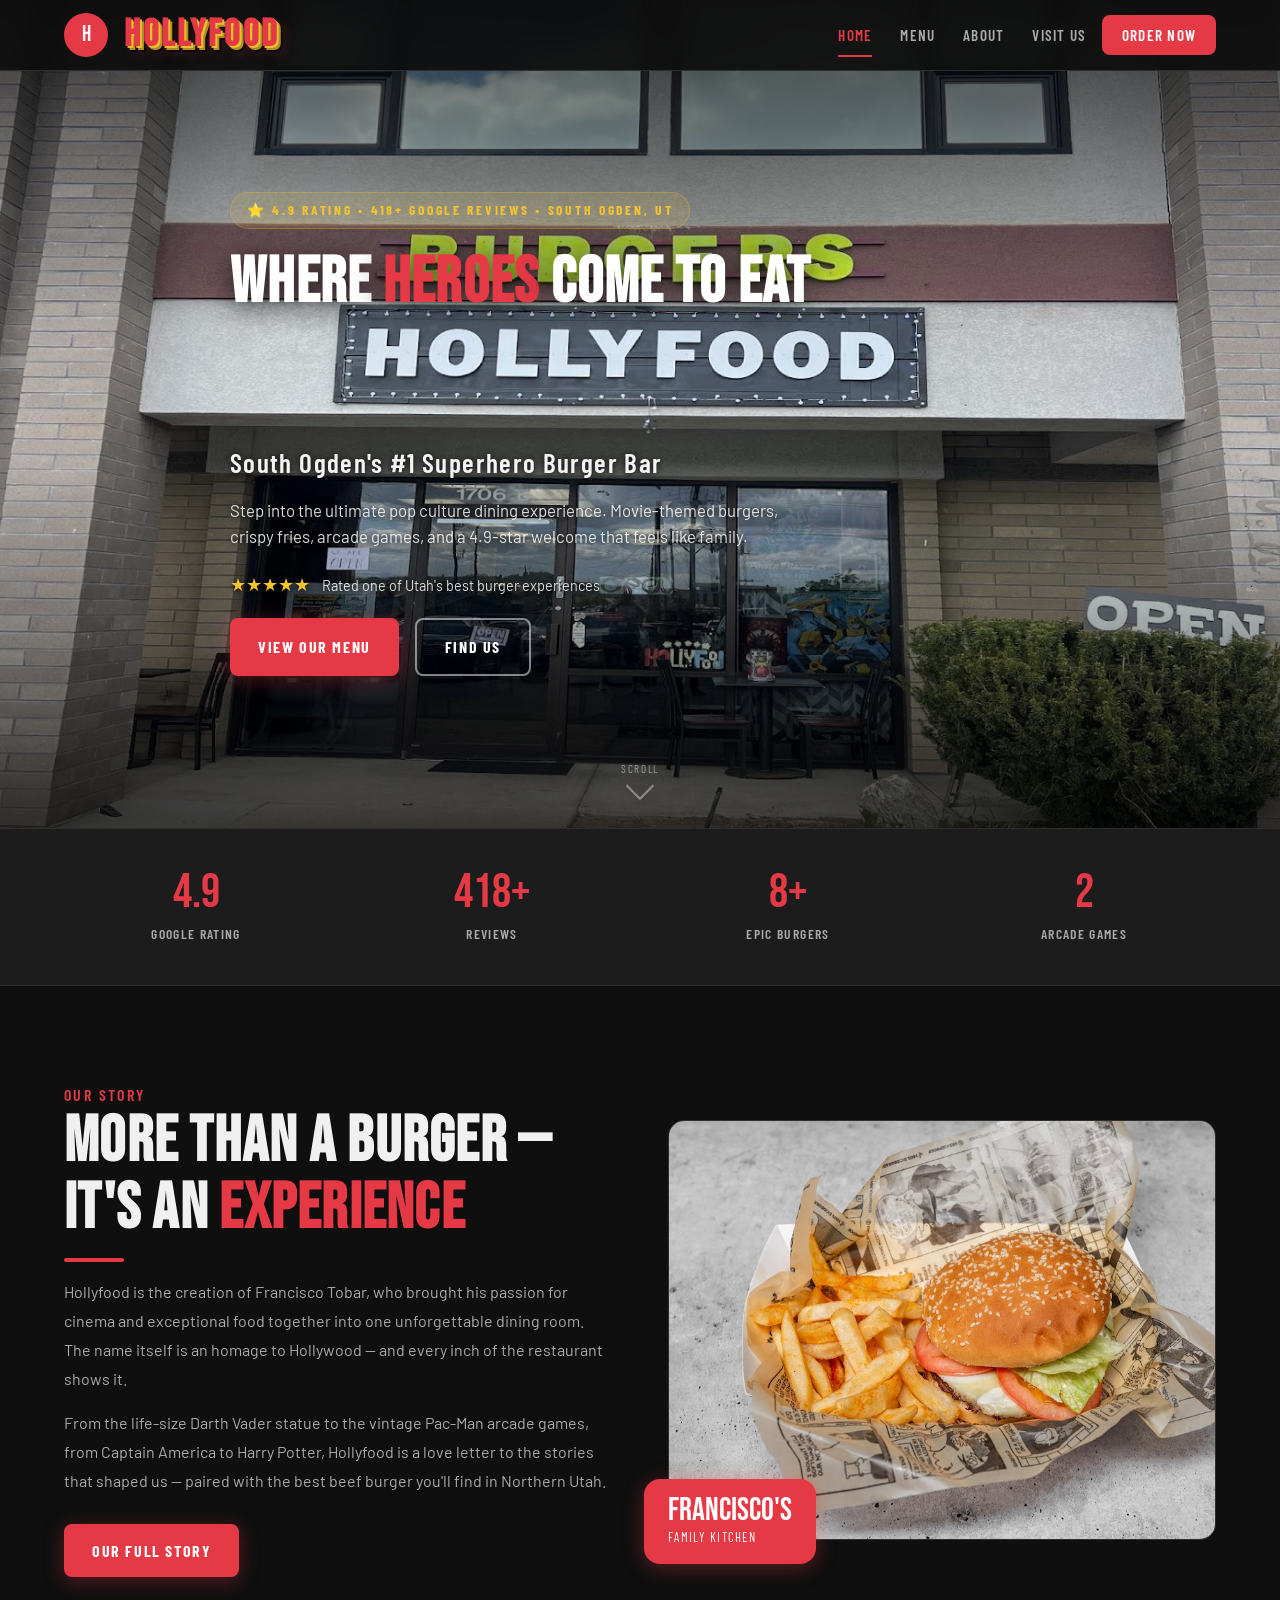
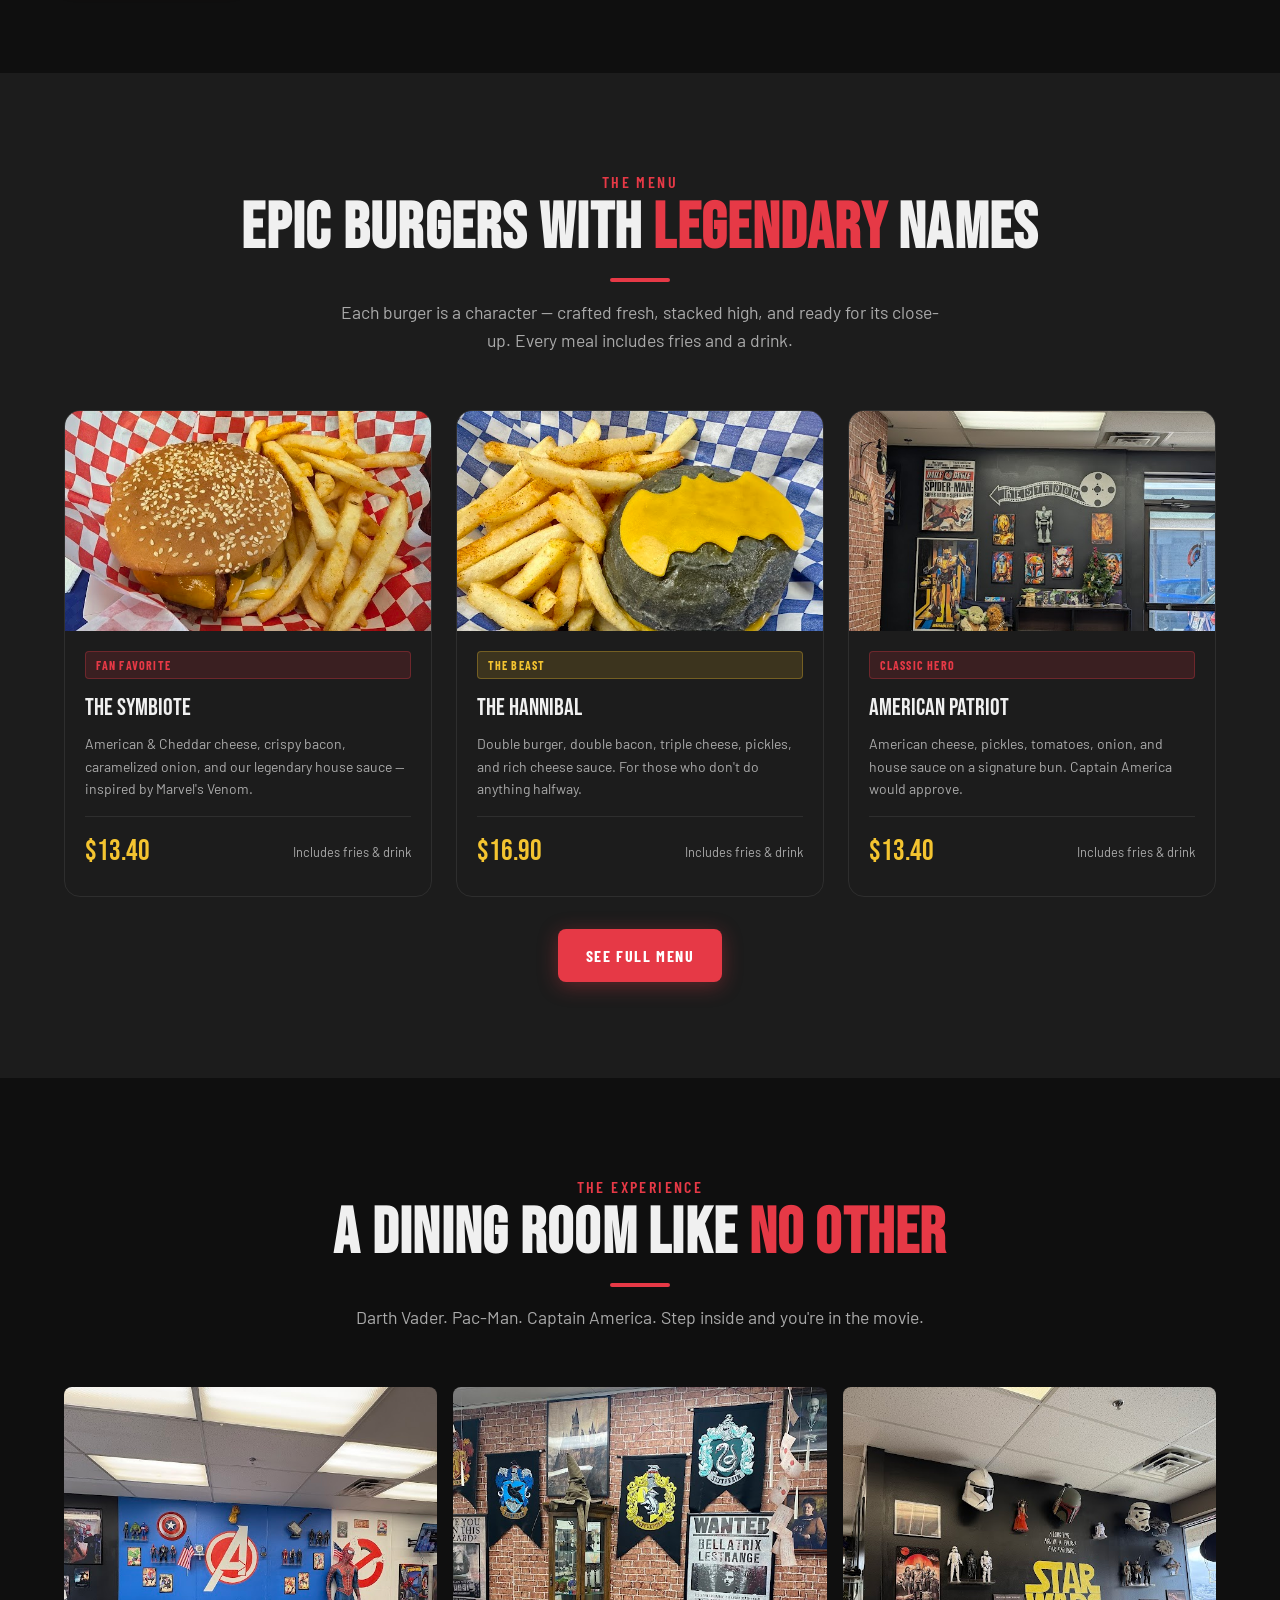
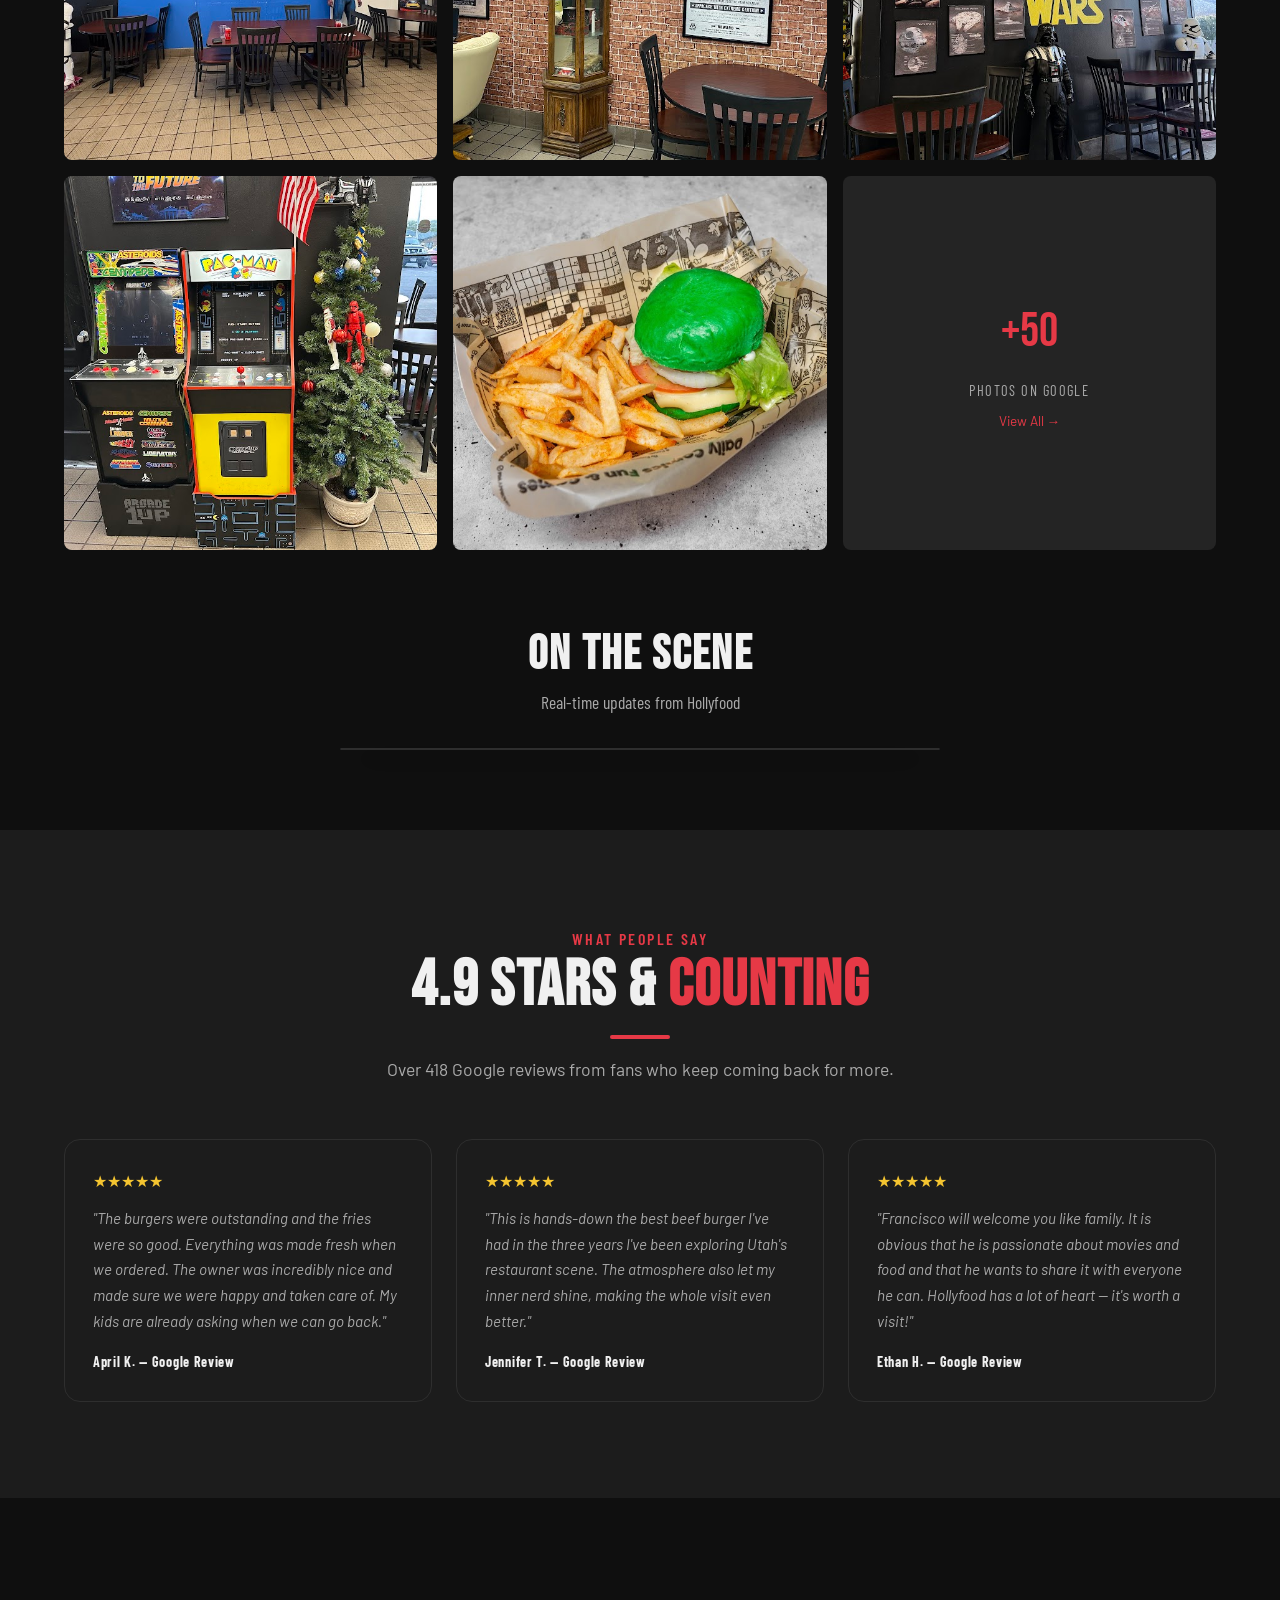
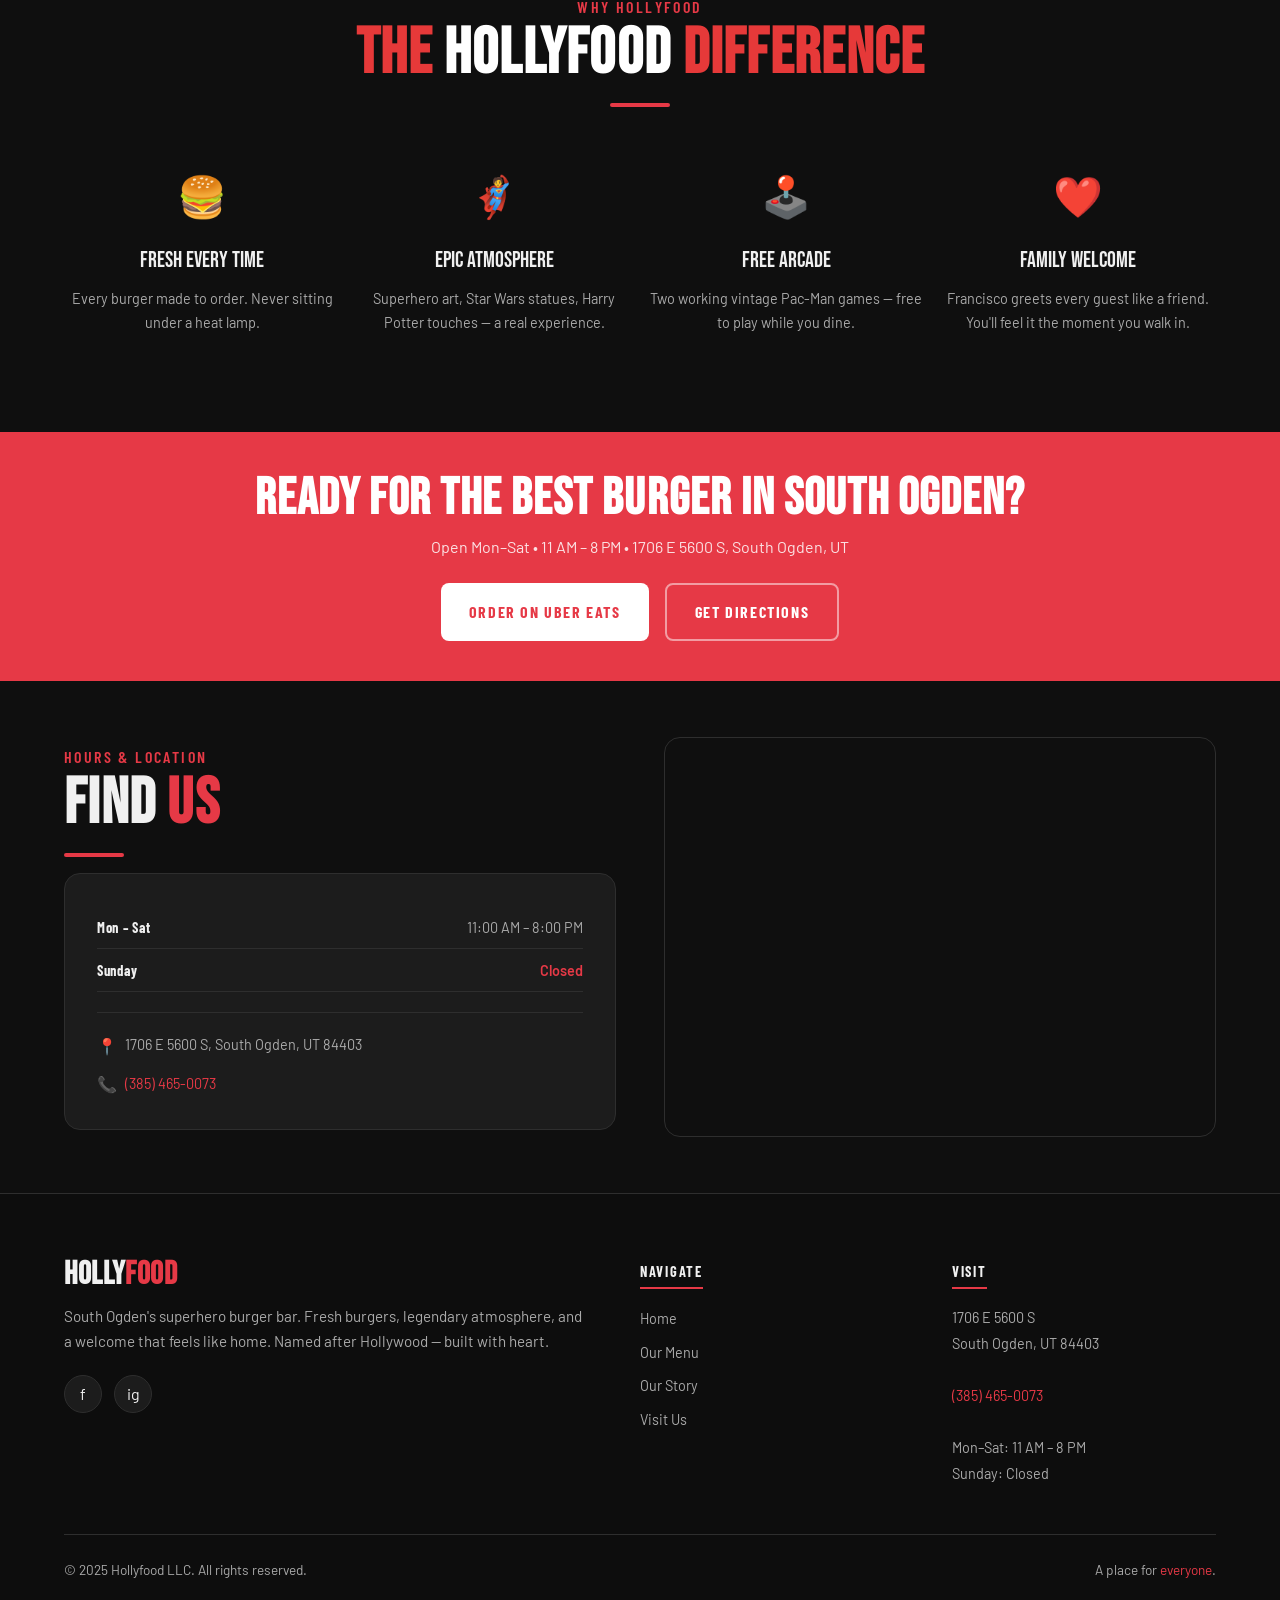
<file: index.html>
<!DOCTYPE html>
<html lang="en">
<head>
  <meta charset="UTF-8" />
  <meta name="viewport" content="width=device-width, initial-scale=1.0" />
  <title>Hollyfood — South Ogden's Superhero Burger Bar</title>
  <meta name="description" content="Hollyfood is South Ogden's one-of-a-kind superhero and movie-themed burger bar. Epic burgers, crispy fries, retro arcade games, and an unforgettable atmosphere. 4.9 ⭐ on Google." />
  <link rel="stylesheet" href="style.css" />
<script>
  window.fbAsyncInit = function() {
    FB.init({
      appId: '963696693192547',
      xfbml: true,
      version: 'v19.0'
    });
    loadFacebookFeed();
  };

  function loadFacebookFeed() {
    var feedContainer = document.getElementById('facebook-feed');
    var url = 'https://graph.instagram.com/me/media?fields=media_type,media_url,caption,timestamp&access_token=IGQVJfVzBHREhfNTR1T0pmN0lVSVhVSUhwWGw1aEo5MWZAlWVDNkREyVnZAZAYU5GVjJWSkxzY001NN0tZATVOYkd2WTRzR25aVWxwQW9XYZVWTW1sdXJGNUVZA';
    
    // Fallback: Use embedded page plugin
    var pageEmbed = document.createElement('div');
    pageEmbed.className = 'fb-page';
    pageEmbed.setAttribute('data-href', 'https://www.facebook.com/HollyFood.Utah/');
    pageEmbed.setAttribute('data-tabs', 'timeline');
    pageEmbed.setAttribute('data-width', '600');
    pageEmbed.setAttribute('data-height', '500');
    pageEmbed.setAttribute('data-small-header', 'true');
    pageEmbed.setAttribute('data-adapt-container-width', 'true');
    pageEmbed.setAttribute('data-hide-cover', 'false');
    pageEmbed.setAttribute('data-show-facepile', 'false');
    
    feedContainer.appendChild(pageEmbed);
    if (typeof FB !== 'undefined' && FB.XFBML) {
      FB.XFBML.parse(feedContainer);
    }
  }
</script>
<script async defer crossorigin="anonymous" 
  src="https://connect.facebook.net/en_US/sdk.js#xfbml=1&version=v19.0"></script>
  </head>
<body>

  <!-- NAV -->
  <nav id="main-nav">
    <div class="nav-inner">
      <a href="index.html" class="nav-logo" aria-label="Hollyfood Home">
        <div class="nav-logo-icon">H</div>
        <span class="nav-logo-text">Holly<span>food</span></span>
      </a>
      <div class="nav-links">
        <a href="index.html" class="active">Home</a>
        <a href="menu.html">Menu</a>
        <a href="about.html">About</a>
        <a href="visit.html">Visit Us</a>
        <a href="visit.html#order" class="nav-cta">Order Now</a>
      </div>
      <button class="nav-toggle" id="nav-toggle" aria-label="Toggle menu">
        <span></span><span></span><span></span>
      </button>
    </div>
    <div class="nav-mobile" id="nav-mobile">
      <a href="index.html" class="active">Home</a>
      <a href="menu.html">Menu</a>
      <a href="about.html">About</a>
      <a href="visit.html">Visit Us</a>
      <a href="visit.html#order">Order Now</a>
    </div>
  </nav>

  <!-- HERO -->
  <section class="hero" id="hero">
    <div class="hero-bg" style="background-image: url('images/photo-1.jpg');"></div>
    <div class="hero-overlay"></div>
    <div class="hero-content">
      <div class="hero-card hero-card-top">
        <div class="hero-badge">⭐ 4.9 Rating &bull; 418+ Google Reviews &bull; South Ogden, UT</div>
        <h1>Where <span>Heroes</span> Come to Eat</h1>
      </div>
      <div class="hero-card hero-card-bottom">
        <p class="hero-sub">South Ogden's #1 Superhero Burger Bar</p>
        <p class="hero-desc">Step into the ultimate pop culture dining experience. Movie-themed burgers, crispy fries, arcade games, and a 4.9-star welcome that feels like family.</p>
        <div class="hero-stars">
          ★★★★★ <span>Rated one of Utah's best burger experiences</span>
        </div>
        <div class="hero-btns">
          <a href="menu.html" class="btn btn-primary">View Our Menu</a>
          <a href="visit.html" class="btn btn-outline">Find Us</a>
        </div>
      </div>
    </div>
    <div class="scroll-indicator">
      <span>Scroll</span>
      <div class="scroll-indicator-arrow"></div>
    </div>
  </section>

  <!-- STATS BAR -->
  <div class="stats-bar reveal">
    <div class="container">
      <div class="stats-grid">
        <div>
          <div class="stat-number">4.9</div>
          <div class="stat-label">Google Rating</div>
        </div>
        <div>
          <div class="stat-number">418+</div>
          <div class="stat-label">Reviews</div>
        </div>
        <div>
          <div class="stat-number">8+</div>
          <div class="stat-label">Epic Burgers</div>
        </div>
        <div>
          <div class="stat-number">2</div>
          <div class="stat-label">Arcade Games</div>
        </div>
      </div>
    </div>
  </div>

  <!-- ABOUT SNIPPET -->
  <section>
    <div class="container">
      <div class="grid-2" style="gap: 3.5rem; align-items: center;">
        <div class="reveal">
          <span class="subheading">Our Story</span>
          <h2>More Than a Burger — It's an <span class="text-accent">Experience</span></h2>
          <div class="accent-divider" style="margin: 1rem 0;"></div>
          <p style="color: var(--color-text-muted); line-height: 1.8; margin-bottom: 1rem;">
            Hollyfood is the creation of Francisco Tobar, who brought his passion for cinema and exceptional food together into one unforgettable dining room. The name itself is an homage to Hollywood — and every inch of the restaurant shows it.
          </p>
          <p style="color: var(--color-text-muted); line-height: 1.8; margin-bottom: 1.75rem;">
            From the life-size Darth Vader statue to the vintage Pac-Man arcade games, from Captain America to Harry Potter, Hollyfood is a love letter to the stories that shaped us — paired with the best beef burger you'll find in Northern Utah.
          </p>
          <a href="about.html" class="btn btn-primary">Our Full Story</a>
        </div>
        <div class="reveal reveal-delay-2" style="position: relative;">
          <div class="photo-card card" style="height: 420px;">
            <img
              src="images/photo-2.jpg"
              alt="Hollyfood interior with superhero decor and memorabilia"
              style="width:100%; height: 100%; object-fit: cover;"
            />
          </div>
          <div style="position: absolute; bottom: -1.5rem; left: -1.5rem; background: var(--color-accent); color: #fff; border-radius: var(--radius-lg); padding: 1rem 1.5rem; box-shadow: var(--shadow-accent);">
            <div style="font-family: var(--font-heading); font-size: 2rem; line-height: 1;">Francisco's</div>
            <div style="font-family: var(--font-subheading); font-size: 0.8rem; letter-spacing: 0.1em; text-transform: uppercase;">Family Kitchen</div>
          </div>
        </div>
      </div>
    </div>
  </section>

  <!-- FEATURED MENU -->
  <section class="bg-surface">
    <div class="container">
      <div class="section-header reveal">
        <span class="subheading">The Menu</span>
        <h2>Epic Burgers with <span class="text-accent">Legendary</span> Names</h2>
        <div class="accent-divider"></div>
        <p>Each burger is a character — crafted fresh, stacked high, and ready for its close-up. Every meal includes fries and a drink.</p>
      </div>

      <div class="grid-3">
        <!-- Symbiote -->
        <div class="menu-item-card reveal reveal-delay-1">
          <div class="menu-item-img">
            <img
              src="images/photo-3.jpg"
              alt="The Symbiote Burger"
            />
          </div>
          <div class="menu-item-body">
            <div class="tag" style="margin-bottom: 0.6rem;">Fan Favorite</div>
            <div class="menu-item-name">The Symbiote</div>
            <div class="menu-item-desc">American & Cheddar cheese, crispy bacon, caramelized onion, and our legendary house sauce — inspired by Marvel's Venom.</div>
            <div class="menu-item-footer">
              <span class="menu-price">$13.40</span>
              <span style="color: var(--color-text-muted); font-size: 0.8rem;">Includes fries & drink</span>
            </div>
          </div>
        </div>

        <!-- Hannibal -->
        <div class="menu-item-card reveal reveal-delay-2">
          <div class="menu-item-img">
            <img
              src="images/photo-4.jpg"
              alt="The Hannibal Double Burger"
            />
          </div>
          <div class="menu-item-body">
            <div class="tag tag-gold" style="margin-bottom: 0.6rem;">The Beast</div>
            <div class="menu-item-name">The Hannibal</div>
            <div class="menu-item-desc">Double burger, double bacon, triple cheese, pickles, and rich cheese sauce. For those who don't do anything halfway.</div>
            <div class="menu-item-footer">
              <span class="menu-price">$16.90</span>
              <span style="color: var(--color-text-muted); font-size: 0.8rem;">Includes fries & drink</span>
            </div>
          </div>
        </div>

        <!-- American Patriot -->
        <div class="menu-item-card reveal reveal-delay-3">
          <div class="menu-item-img">
            <img
              src="images/photo-5.jpg"
              alt="The American Patriot Burger"
            />
          </div>
          <div class="menu-item-body">
            <div class="tag" style="margin-bottom: 0.6rem;">Classic Hero</div>
            <div class="menu-item-name">American Patriot</div>
            <div class="menu-item-desc">American cheese, pickles, tomatoes, onion, and house sauce on a signature bun. Captain America would approve.</div>
            <div class="menu-item-footer">
              <span class="menu-price">$13.40</span>
              <span style="color: var(--color-text-muted); font-size: 0.8rem;">Includes fries & drink</span>
            </div>
          </div>
        </div>
      </div>

      <div class="text-center mt-2 reveal">
        <a href="menu.html" class="btn btn-primary">See Full Menu</a>
      </div>
    </div>
  </section>

  <!-- ATMOSPHERE GALLERY -->
  <section>
    <div class="container">
      <div class="section-header reveal">
        <span class="subheading">The Experience</span>
        <h2>A Dining Room Like <span class="text-accent">No Other</span></h2>
        <div class="accent-divider"></div>
        <p>Darth Vader. Pac-Man. Captain America. Step inside and you're in the movie.</p>
      </div>
      <div class="gallery-grid">
        <div class="gallery-item reveal reveal-delay-1">
          <img
            src="images/photo-6.jpg"
            alt="Hollyfood superhero atmosphere"
          />
        </div>
        <div class="gallery-item reveal reveal-delay-2">
          <img
            src="images/photo-7.jpg"
            alt="Hollyfood food and decor"
          />
        </div>
        <div class="gallery-item reveal reveal-delay-3">
          <img
            src="images/photo-8.jpg"
            alt="Hollyfood delicious burgers"
          />
        </div>
        <div class="gallery-item reveal reveal-delay-1">
          <img
            src="images/photo-9.jpg"
            alt="Hollyfood experience"
          />
        </div>
        <div class="gallery-item reveal reveal-delay-2">
          <img
            src="images/photo-10.jpg"
            alt="Hollyfood interior"
          />
        </div>
        <div class="gallery-item reveal reveal-delay-3" style="background: var(--color-surface2); display: flex; align-items: center; justify-content: center;">
          <div style="text-align: center; padding: 2rem;">
            <div style="font-family: var(--font-heading); font-size: 3rem; color: var(--color-accent);">+50</div>
            <div style="font-family: var(--font-subheading); font-size: 0.9rem; letter-spacing: 0.1em; text-transform: uppercase; color: var(--color-text-muted); margin-top: 0.5rem;">Photos on Google</div>
            <a href="https://www.google.com/maps/place/Hollyfood" target="_blank" rel="noopener" style="color: var(--color-accent); font-size: 0.85rem; margin-top: 0.5rem; display: block;">View All →</a>
          </div>
        </div>
      </div>
    </div>
  
  <!-- LIVE FACEBOOK FEED -->
  <section class="latest-feed">
    <div class="container">
      <h2>On the Scene</h2>
      <p class="subtitle">Real-time updates from Hollyfood</p>
      <div id="facebook-feed" class="fb-feed-wrapper"></div>
    </div>
  </section>

  <!-- REVIEWS -->
  <section class="bg-surface">
    <div class="container">
      <div class="section-header reveal">
        <span class="subheading">What People Say</span>
        <h2>4.9 Stars &amp; <span class="text-accent">Counting</span></h2>
        <div class="accent-divider"></div>
        <p>Over 418 Google reviews from fans who keep coming back for more.</p>
      </div>
      <div class="grid-3">
        <div class="review-card reveal reveal-delay-1">
          <div class="review-stars">★★★★★</div>
          <p class="review-text">"The burgers were outstanding and the fries were so good. Everything was made fresh when we ordered. The owner was incredibly nice and made sure we were happy and taken care of. My kids are already asking when we can go back."</p>
          <div class="review-author">April K. — Google Review</div>
        </div>
        <div class="review-card reveal reveal-delay-2">
          <div class="review-stars">★★★★★</div>
          <p class="review-text">"This is hands-down the best beef burger I've had in the three years I've been exploring Utah's restaurant scene. The atmosphere also let my inner nerd shine, making the whole visit even better."</p>
          <div class="review-author">Jennifer T. — Google Review</div>
        </div>
        <div class="review-card reveal reveal-delay-3">
          <div class="review-stars">★★★★★</div>
          <p class="review-text">"Francisco will welcome you like family. It is obvious that he is passionate about movies and food and that he wants to share it with everyone he can. Hollyfood has a lot of heart — it's worth a visit!"</p>
          <div class="review-author">Ethan H. — Google Review</div>
        </div>
      </div>
    </div>
  </section>

  <!-- FEATURES -->
  <section>
    <div class="container">
      <div class="section-header reveal">
        <span class="subheading">Why Hollyfood</span>
        <h2 style="color: rgb(230, 57, 57)">The <span class="text-accent" style="color: rgb(255, 255, 255)">Hollyfood</span> Difference</h2>
        <div class="accent-divider"></div>
      </div>
      <div class="grid-4">
        <div class="text-center reveal reveal-delay-1">
          <div class="feature-icon">🍔</div>
          <div class="feature-title">Fresh Every Time</div>
          <p class="feature-text">Every burger made to order. Never sitting under a heat lamp.</p>
        </div>
        <div class="text-center reveal reveal-delay-2">
          <div class="feature-icon">🦸</div>
          <div class="feature-title">Epic Atmosphere</div>
          <p class="feature-text">Superhero art, Star Wars statues, Harry Potter touches — a real experience.</p>
        </div>
        <div class="text-center reveal reveal-delay-3">
          <div class="feature-icon">🕹️</div>
          <div class="feature-title">Free Arcade</div>
          <p class="feature-text">Two working vintage Pac-Man games — free to play while you dine.</p>
        </div>
        <div class="text-center reveal reveal-delay-4">
          <div class="feature-icon">❤️</div>
          <div class="feature-title">Family Welcome</div>
          <p class="feature-text">Francisco greets every guest like a friend. You'll feel it the moment you walk in.</p>
        </div>
      </div>
    </div>
  </section>

  <!-- CTA STRIP -->
  <div class="cta-strip reveal">
    <div class="container">
      <h2>Ready for the Best Burger in South Ogden?</h2>
      <p>Open Mon–Sat &bull; 11 AM – 8 PM &bull; 1706 E 5600 S, South Ogden, UT</p>
      <div style="display: flex; gap: 1rem; justify-content: center; flex-wrap: wrap; margin-top: 1rem;">
        <a href="visit.html#order" class="btn" style="background:#fff; color: var(--color-accent);">Order on Uber Eats</a>
        <a href="visit.html" class="btn btn-outline">Get Directions</a>
      </div>
    </div>
  </div>

  <!-- HOURS SNIPPET -->
  <section style="padding: 3.5rem 0;">
    <div class="container">
      <div class="grid-2" style="align-items: center; gap: 3rem;">
        <div class="reveal">
          <span class="subheading">Hours &amp; Location</span>
          <h2>Find <span class="text-accent">Us</span></h2>
          <div class="accent-divider" style="margin: 1rem 0;"></div>
          <div class="info-box">
            <div class="hours-row"><span class="hours-day">Mon – Sat</span><span class="hours-time">11:00 AM – 8:00 PM</span></div>
            <div class="hours-row"><span class="hours-day">Sunday</span><span class="hours-closed">Closed</span></div>
            <div style="margin-top: 1.25rem; padding-top: 1.25rem; border-top: 1px solid var(--color-border);">
              <div style="display: flex; gap: 0.5rem; align-items: flex-start; margin-bottom: 0.75rem;">
                <span>📍</span>
                <span style="color: var(--color-text-muted); font-size: 0.9rem;">1706 E 5600 S, South Ogden, UT 84403</span>
              </div>
              <div style="display: flex; gap: 0.5rem; align-items: center;">
                <span>📞</span>
                <a href="tel:+13854650073" style="color: var(--color-accent); font-size: 0.9rem;">(385) 465-0073</a>
              </div>
            </div>
          </div>
        </div>
        <div class="reveal reveal-delay-2">
          <div class="map-container">
            <iframe
              src="https://maps.google.com/maps?q=Hollyfood,1706+E+5600+S,South+Ogden,UT+84403&output=embed"
              allowfullscreen
              loading="lazy"
              referrerpolicy="no-referrer-when-downgrade"
              title="Hollyfood Location Map"
            ></iframe>
          </div>
        </div>
      </div>
    </div>
  </section>

  <!-- FOOTER -->
  <footer>
    <div class="container">
      <div class="footer-grid">
        <div class="footer-brand">
          <h3>Holly<span>food</span></h3>
          <p>South Ogden's superhero burger bar. Fresh burgers, legendary atmosphere, and a welcome that feels like home. Named after Hollywood — built with heart.</p>
          <div class="footer-social">
            <a href="https://www.facebook.com/HollyFood.Utah/" target="_blank" rel="noopener" title="Facebook">f</a>
            <a href="https://www.instagram.com/hollyfoodut/" target="_blank" rel="noopener" title="Instagram">ig</a>
          </div>
        </div>
        <div class="footer-col">
          <h4>Navigate</h4>
          <ul>
            <li><a href="index.html">Home</a></li>
            <li><a href="menu.html">Our Menu</a></li>
            <li><a href="about.html">Our Story</a></li>
            <li><a href="visit.html">Visit Us</a></li>
          </ul>
        </div>
        <div class="footer-col">
          <h4>Visit</h4>
          <address>
            1706 E 5600 S<br />
            South Ogden, UT 84403<br /><br />
            <a href="tel:+13854650073">(385) 465-0073</a><br /><br />
            Mon–Sat: 11 AM – 8 PM<br />
            Sunday: Closed
          </address>
        </div>
      </div>
      <div class="footer-bottom">
        <p>&copy; 2025 Hollyfood LLC. All rights reserved.</p>
        <p>A place for <span style="color: var(--color-accent);">everyone</span>.</p>
      </div>
    </div>
  </footer>

  <script>
    // Nav toggle
    const toggle = document.getElementById('nav-toggle');
    const mobile = document.getElementById('nav-mobile');
    toggle.addEventListener('click', () => {
      toggle.classList.toggle('open');
      mobile.classList.toggle('open');
    });

    // Sticky nav shadow
    window.addEventListener('scroll', () => {
      document.getElementById('main-nav').classList.toggle('scrolled', window.scrollY > 50);
    });

    // Hero loaded
    window.addEventListener('load', () => {
      document.getElementById('hero').classList.add('loaded');
    });

    // Scroll reveal
    const observer = new IntersectionObserver((entries) => {
      entries.forEach(e => {
        if (e.isIntersecting) e.target.classList.add('visible');
      });
    }, { threshold: 0.12 });
    document.querySelectorAll('.reveal').forEach(el => observer.observe(el));
  </script>
</body>
</html>
</file>
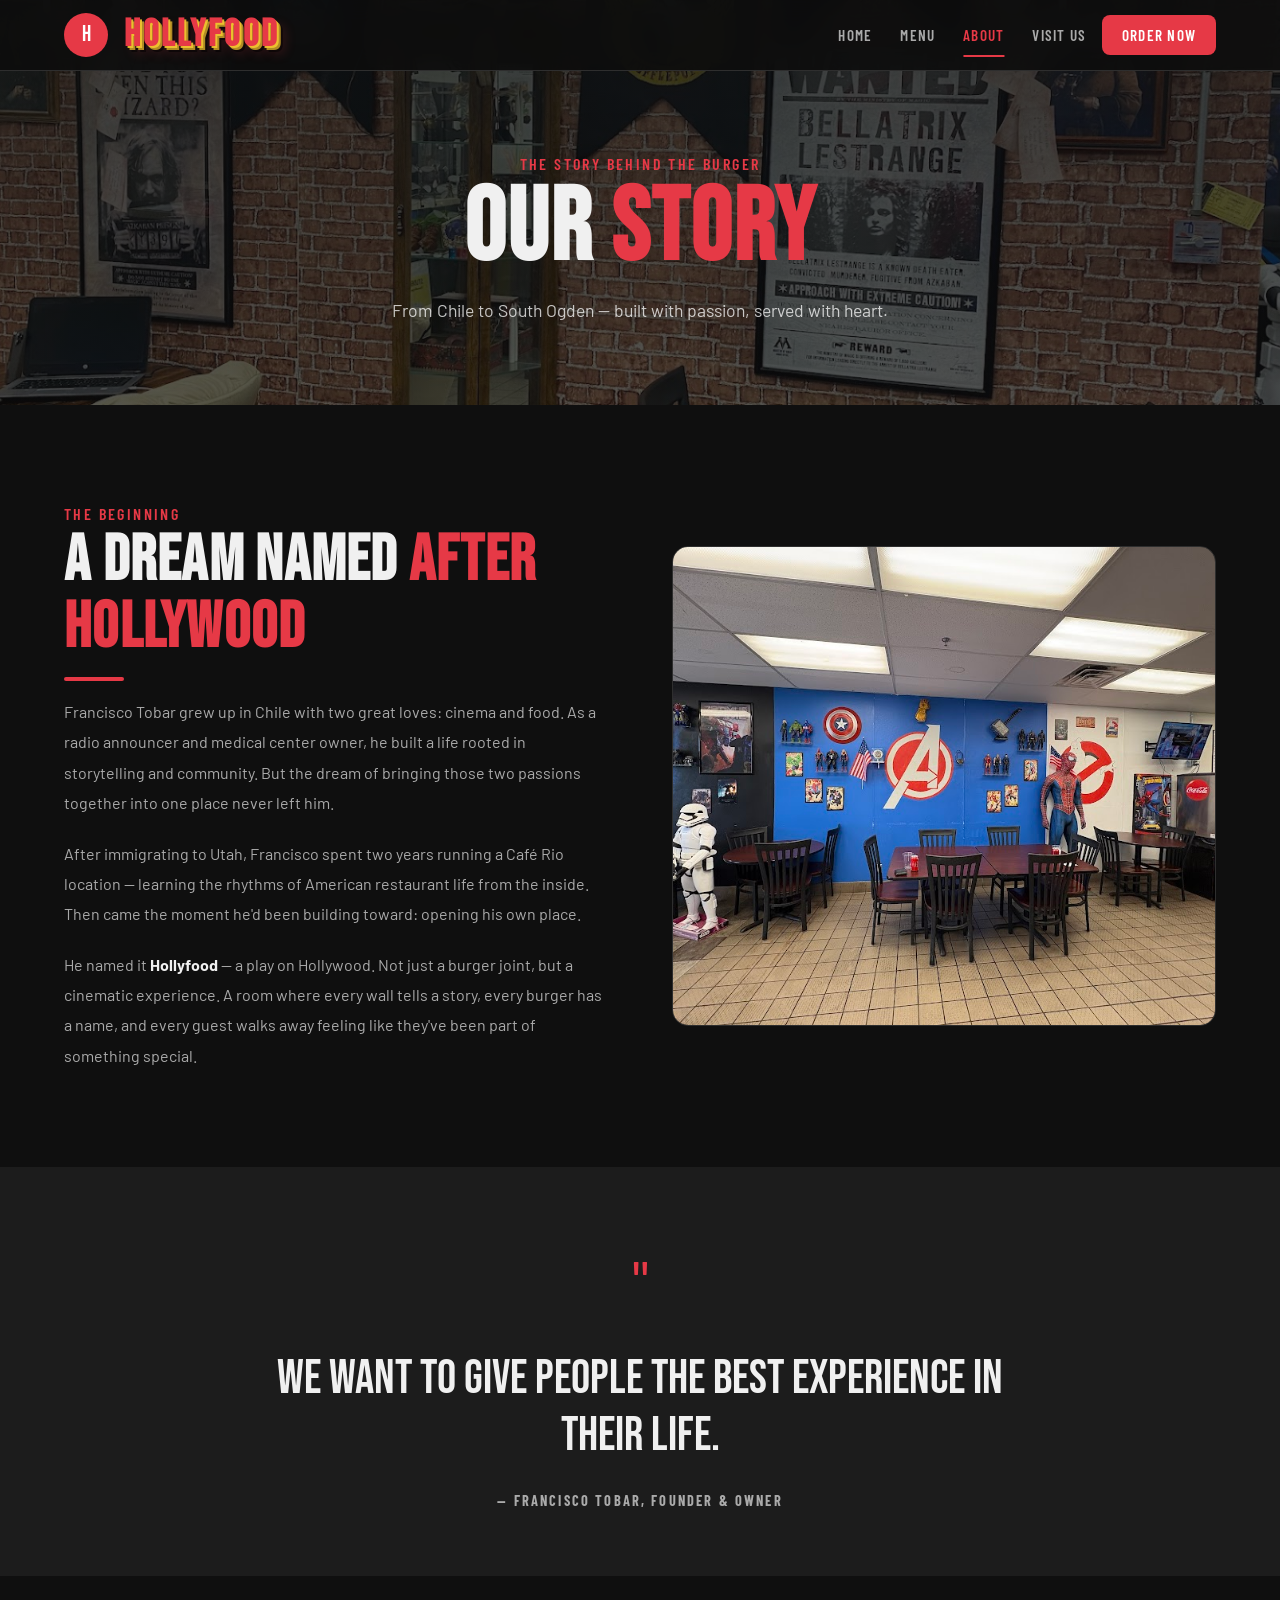
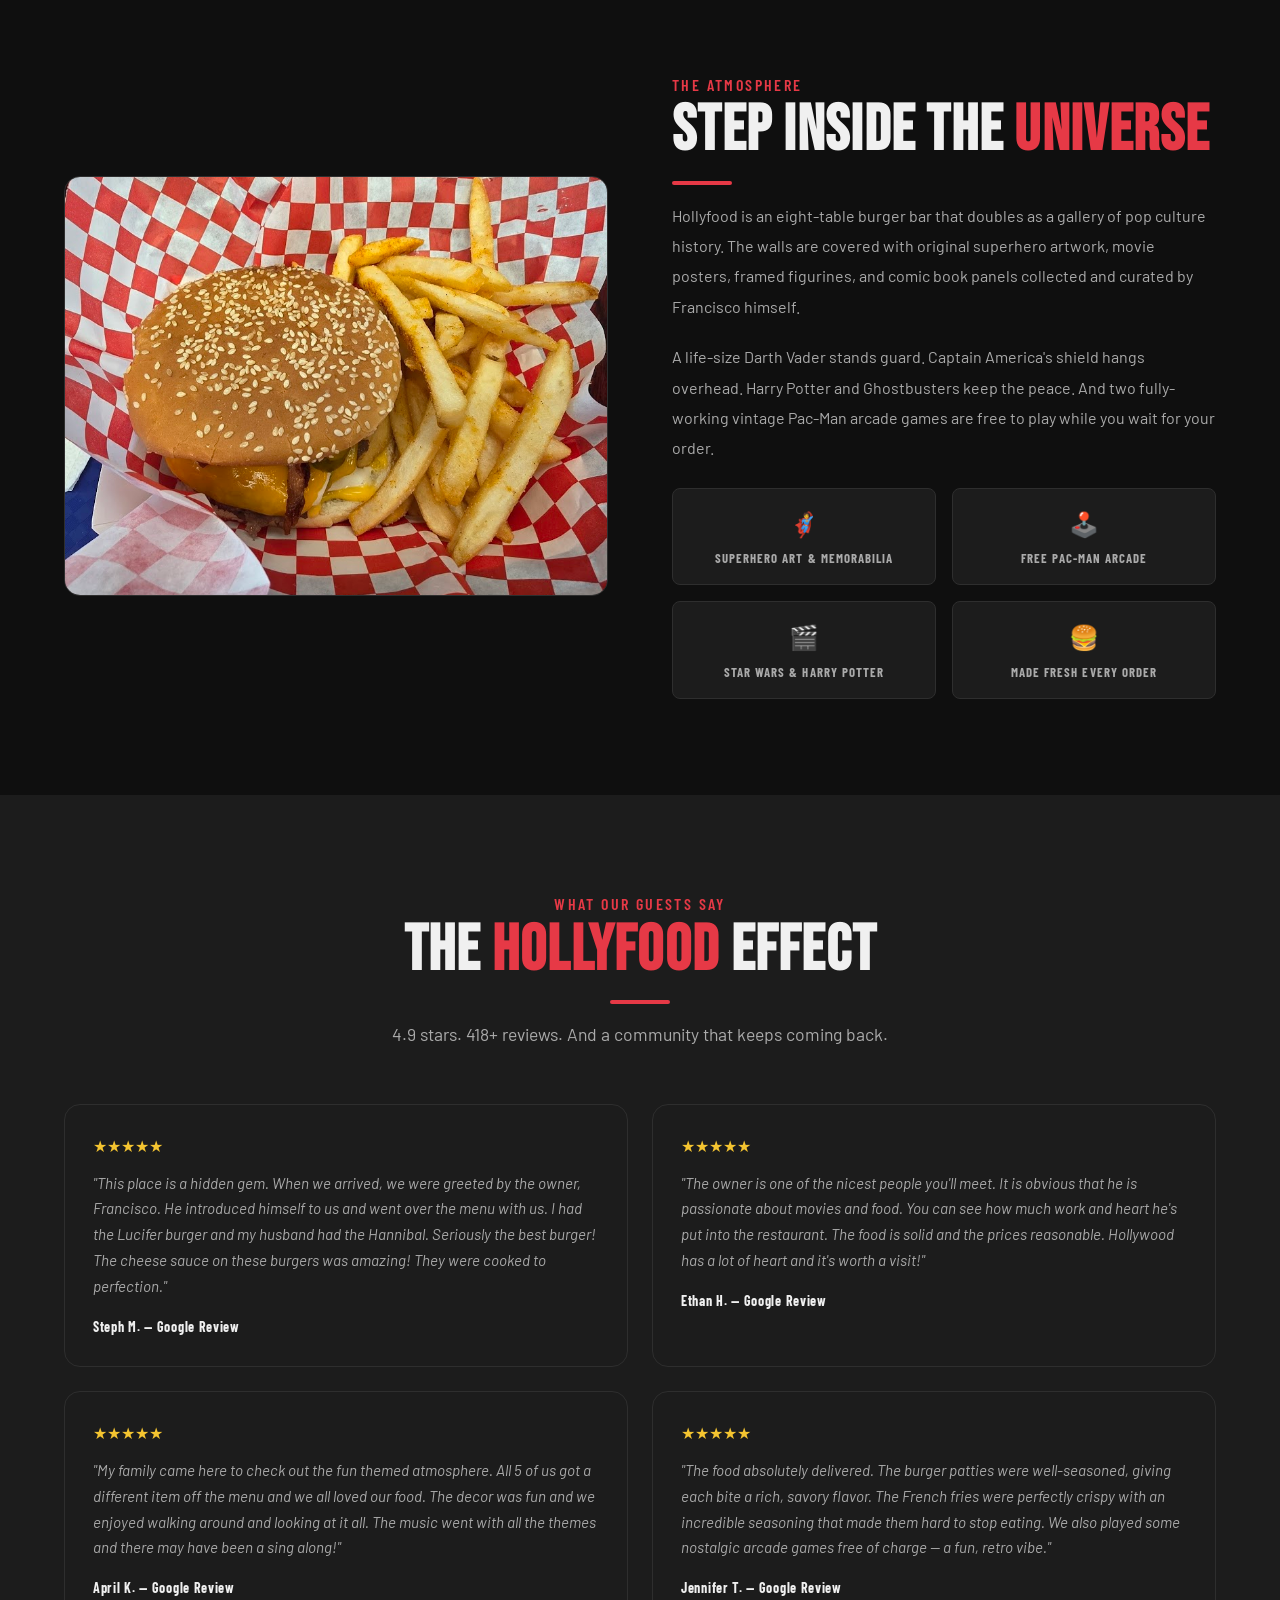
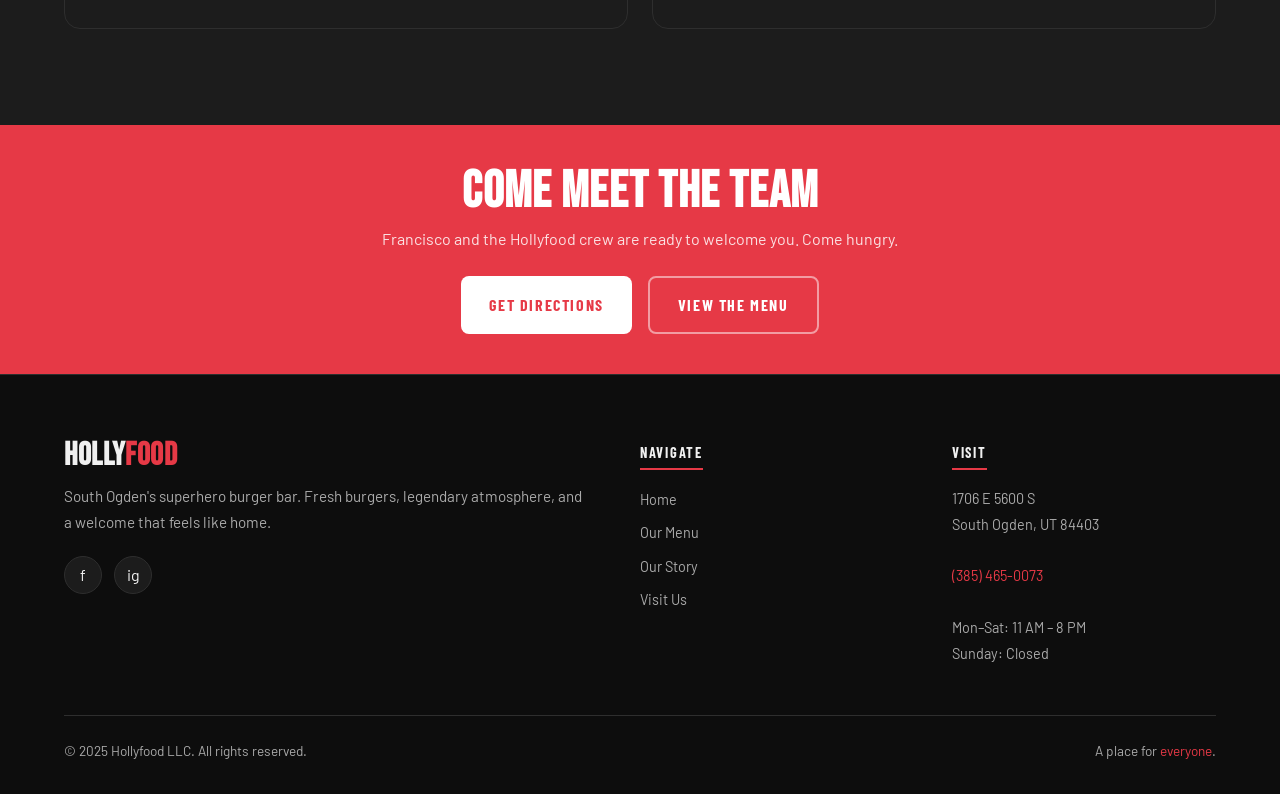
<file: about.html>
<!DOCTYPE html>
<html lang="en">
<head>
  <meta charset="UTF-8" />
  <meta name="viewport" content="width=device-width, initial-scale=1.0" />
  <title>Our Story — Hollyfood | South Ogden's Superhero Burger Bar</title>
  <meta name="description" content="Meet Francisco Tobar, the Chilean-born dreamer behind Hollyfood. A burger bar built on passion for cinema, incredible food, and welcoming every guest like family." />
  <link rel="stylesheet" href="style.css" />
</head>
<body>

  <!-- NAV -->
  <nav id="main-nav">
    <div class="nav-inner">
      <a href="index.html" class="nav-logo" aria-label="Hollyfood Home">
        <div class="nav-logo-icon">H</div>
        <span class="nav-logo-text">Holly<span>food</span></span>
      </a>
      <div class="nav-links">
        <a href="index.html">Home</a>
        <a href="menu.html">Menu</a>
        <a href="about.html" class="active">About</a>
        <a href="visit.html">Visit Us</a>
        <a href="visit.html#order" class="nav-cta">Order Now</a>
      </div>
      <button class="nav-toggle" id="nav-toggle" aria-label="Toggle menu">
        <span></span><span></span><span></span>
      </button>
    </div>
    <div class="nav-mobile" id="nav-mobile">
      <a href="index.html">Home</a>
      <a href="menu.html">Menu</a>
      <a href="about.html" class="active">About</a>
      <a href="visit.html">Visit Us</a>
      <a href="visit.html#order">Order Now</a>
    </div>
  </nav>

  <!-- PAGE HERO -->
  <div class="page-hero">
    <div class="hero-bg" style="background-image: url('images/photo-16.jpg'); background-position: center;"></div>
    <div class="hero-overlay"></div>
    <div class="page-hero-content">
      <span class="subheading">The Story Behind the Burger</span>
      <h1>Our <span class="text-accent">Story</span></h1>
      <p>From Chile to South Ogden — built with passion, served with heart.</p>
    </div>
  </div>

  <!-- THE STORY -->
  <section>
    <div class="container">
      <div class="grid-2" style="gap: 4rem; align-items: center;">
        <div class="reveal">
          <span class="subheading">The Beginning</span>
          <h2>A Dream Named <span class="text-accent">After Hollywood</span></h2>
          <div class="accent-divider" style="margin: 1rem 0;"></div>
          <p style="color: var(--color-text-muted); line-height: 1.9; margin-bottom: 1.25rem;">
            Francisco Tobar grew up in Chile with two great loves: cinema and food. As a radio announcer and medical center owner, he built a life rooted in storytelling and community. But the dream of bringing those two passions together into one place never left him.
          </p>
          <p style="color: var(--color-text-muted); line-height: 1.9; margin-bottom: 1.25rem;">
            After immigrating to Utah, Francisco spent two years running a Café Rio location — learning the rhythms of American restaurant life from the inside. Then came the moment he'd been building toward: opening his own place.
          </p>
          <p style="color: var(--color-text-muted); line-height: 1.9;">
            He named it <strong style="color: var(--color-text);">Hollyfood</strong> — a play on Hollywood. Not just a burger joint, but a cinematic experience. A room where every wall tells a story, every burger has a name, and every guest walks away feeling like they've been part of something special.
          </p>
        </div>
        <div class="reveal reveal-delay-2">
          <div class="photo-card card" style="height: 480px;">
            <img
              src="images/photo-6.jpg"
              alt="Hollyfood's superhero and movie memorabilia atmosphere"
              style="width:100%; height:100%; object-fit: cover;"
            />
          </div>
        </div>
      </div>
    </div>
  </section>

  <!-- MISSION QUOTE -->
  <section class="bg-surface" style="padding: 4rem 0;">
    <div class="container text-center">
      <div class="reveal">
        <div style="font-size: 4rem; margin-bottom: 1rem; color: var(--color-accent);">"</div>
        <blockquote style="font-family: var(--font-heading); font-size: clamp(1.8rem, 4vw, 3rem); line-height: 1.2; color: var(--color-text); max-width: 800px; margin: 0 auto;">
          We want to give people the best experience in their life.
        </blockquote>
        <div style="font-family: var(--font-subheading); font-size: 0.9rem; font-weight: 700; letter-spacing: 0.15em; text-transform: uppercase; color: var(--color-text-muted); margin-top: 1.5rem;">
          — Francisco Tobar, Founder &amp; Owner
        </div>
      </div>
    </div>
  </section>

  <!-- THE PLACE -->
  <section>
    <div class="container">
      <div class="grid-2" style="gap: 4rem; align-items: center;">
        <div class="reveal">
          <div class="photo-card card" style="height: 420px;">
            <img
              src="images/photo-17.jpg"
              alt="Hollyfood food and interior"
              style="width:100%; height:100%; object-fit:cover;"
            />
          </div>
        </div>
        <div class="reveal reveal-delay-2">
          <span class="subheading">The Atmosphere</span>
          <h2>Step Inside the <span class="text-accent">Universe</span></h2>
          <div class="accent-divider" style="margin: 1rem 0;"></div>
          <p style="color: var(--color-text-muted); line-height: 1.9; margin-bottom: 1.25rem;">
            Hollyfood is an eight-table burger bar that doubles as a gallery of pop culture history. The walls are covered with original superhero artwork, movie posters, framed figurines, and comic book panels collected and curated by Francisco himself.
          </p>
          <p style="color: var(--color-text-muted); line-height: 1.9; margin-bottom: 1.5rem;">
            A life-size Darth Vader stands guard. Captain America's shield hangs overhead. Harry Potter and Ghostbusters keep the peace. And two fully-working vintage Pac-Man arcade games are free to play while you wait for your order.
          </p>
          <div class="grid-2" style="gap: 1rem;">
            <div style="background: var(--color-surface); border: 1px solid var(--color-border); border-radius: var(--radius); padding: 1rem; text-align: center;">
              <div style="font-size: 1.5rem; margin-bottom: 0.3rem;">🦸</div>
              <div style="font-family: var(--font-subheading); font-size: 0.8rem; font-weight: 700; text-transform: uppercase; letter-spacing: 0.08em; color: var(--color-text-muted);">Superhero Art &amp; Memorabilia</div>
            </div>
            <div style="background: var(--color-surface); border: 1px solid var(--color-border); border-radius: var(--radius); padding: 1rem; text-align: center;">
              <div style="font-size: 1.5rem; margin-bottom: 0.3rem;">🕹️</div>
              <div style="font-family: var(--font-subheading); font-size: 0.8rem; font-weight: 700; text-transform: uppercase; letter-spacing: 0.08em; color: var(--color-text-muted);">Free Pac-Man Arcade</div>
            </div>
            <div style="background: var(--color-surface); border: 1px solid var(--color-border); border-radius: var(--radius); padding: 1rem; text-align: center;">
              <div style="font-size: 1.5rem; margin-bottom: 0.3rem;">🎬</div>
              <div style="font-family: var(--font-subheading); font-size: 0.8rem; font-weight: 700; text-transform: uppercase; letter-spacing: 0.08em; color: var(--color-text-muted);">Star Wars &amp; Harry Potter</div>
            </div>
            <div style="background: var(--color-surface); border: 1px solid var(--color-border); border-radius: var(--radius); padding: 1rem; text-align: center;">
              <div style="font-size: 1.5rem; margin-bottom: 0.3rem;">🍔</div>
              <div style="font-family: var(--font-subheading); font-size: 0.8rem; font-weight: 700; text-transform: uppercase; letter-spacing: 0.08em; color: var(--color-text-muted);">Made Fresh Every Order</div>
            </div>
          </div>
        </div>
      </div>
    </div>
  </section>

  <!-- REVIEWS -->
  <section class="bg-surface">
    <div class="container">
      <div class="section-header reveal">
        <span class="subheading">What Our Guests Say</span>
        <h2>The <span class="text-accent">Hollyfood</span> Effect</h2>
        <div class="accent-divider"></div>
        <p>4.9 stars. 418+ reviews. And a community that keeps coming back.</p>
      </div>
      <div class="grid-2">
        <div class="review-card reveal reveal-delay-1">
          <div class="review-stars">★★★★★</div>
          <p class="review-text">"This place is a hidden gem. When we arrived, we were greeted by the owner, Francisco. He introduced himself to us and went over the menu with us. I had the Lucifer burger and my husband had the Hannibal. Seriously the best burger! The cheese sauce on these burgers was amazing! They were cooked to perfection."</p>
          <div class="review-author">Steph M. — Google Review</div>
        </div>
        <div class="review-card reveal reveal-delay-2">
          <div class="review-stars">★★★★★</div>
          <p class="review-text">"The owner is one of the nicest people you'll meet. It is obvious that he is passionate about movies and food. You can see how much work and heart he's put into the restaurant. The food is solid and the prices reasonable. Hollywood has a lot of heart and it's worth a visit!"</p>
          <div class="review-author">Ethan H. — Google Review</div>
        </div>
        <div class="review-card reveal reveal-delay-1">
          <div class="review-stars">★★★★★</div>
          <p class="review-text">"My family came here to check out the fun themed atmosphere. All 5 of us got a different item off the menu and we all loved our food. The decor was fun and we enjoyed walking around and looking at it all. The music went with all the themes and there may have been a sing along!"</p>
          <div class="review-author">April K. — Google Review</div>
        </div>
        <div class="review-card reveal reveal-delay-2">
          <div class="review-stars">★★★★★</div>
          <p class="review-text">"The food absolutely delivered. The burger patties were well-seasoned, giving each bite a rich, savory flavor. The French fries were perfectly crispy with an incredible seasoning that made them hard to stop eating. We also played some nostalgic arcade games free of charge — a fun, retro vibe."</p>
          <div class="review-author">Jennifer T. — Google Review</div>
        </div>
      </div>
    </div>
  </section>

  <!-- CTA -->
  <div class="cta-strip reveal">
    <div class="container">
      <h2>Come Meet the Team</h2>
      <p>Francisco and the Hollyfood crew are ready to welcome you. Come hungry.</p>
      <div style="display: flex; gap: 1rem; justify-content: center; flex-wrap: wrap; margin-top: 1.25rem;">
        <a href="visit.html" class="btn" style="background:#fff; color: var(--color-accent);">Get Directions</a>
        <a href="menu.html" class="btn btn-outline">View the Menu</a>
      </div>
    </div>
  </div>

  <!-- FOOTER -->
  <footer>
    <div class="container">
      <div class="footer-grid">
        <div class="footer-brand">
          <h3>Holly<span>food</span></h3>
          <p>South Ogden's superhero burger bar. Fresh burgers, legendary atmosphere, and a welcome that feels like home.</p>
          <div class="footer-social">
            <a href="https://www.facebook.com/HollyFood.Utah/" target="_blank" rel="noopener" title="Facebook">f</a>
            <a href="https://www.instagram.com/hollyfoodut/" target="_blank" rel="noopener" title="Instagram">ig</a>
          </div>
        </div>
        <div class="footer-col">
          <h4>Navigate</h4>
          <ul>
            <li><a href="index.html">Home</a></li>
            <li><a href="menu.html">Our Menu</a></li>
            <li><a href="about.html">Our Story</a></li>
            <li><a href="visit.html">Visit Us</a></li>
          </ul>
        </div>
        <div class="footer-col">
          <h4>Visit</h4>
          <address>
            1706 E 5600 S<br />
            South Ogden, UT 84403<br /><br />
            <a href="tel:+13854650073">(385) 465-0073</a><br /><br />
            Mon–Sat: 11 AM – 8 PM<br />
            Sunday: Closed
          </address>
        </div>
      </div>
      <div class="footer-bottom">
        <p>&copy; 2025 Hollyfood LLC. All rights reserved.</p>
        <p>A place for <span style="color: var(--color-accent);">everyone</span>.</p>
      </div>
    </div>
  </footer>

  <script>
    const toggle = document.getElementById('nav-toggle');
    const mobile = document.getElementById('nav-mobile');
    toggle.addEventListener('click', () => {
      toggle.classList.toggle('open');
      mobile.classList.toggle('open');
    });
    window.addEventListener('scroll', () => {
      document.getElementById('main-nav').classList.toggle('scrolled', window.scrollY > 50);
    });
    const observer = new IntersectionObserver((entries) => {
      entries.forEach(e => { if (e.isIntersecting) e.target.classList.add('visible'); });
    }, { threshold: 0.12 });
    document.querySelectorAll('.reveal').forEach(el => observer.observe(el));
  </script>
</body>
</html>
</file>
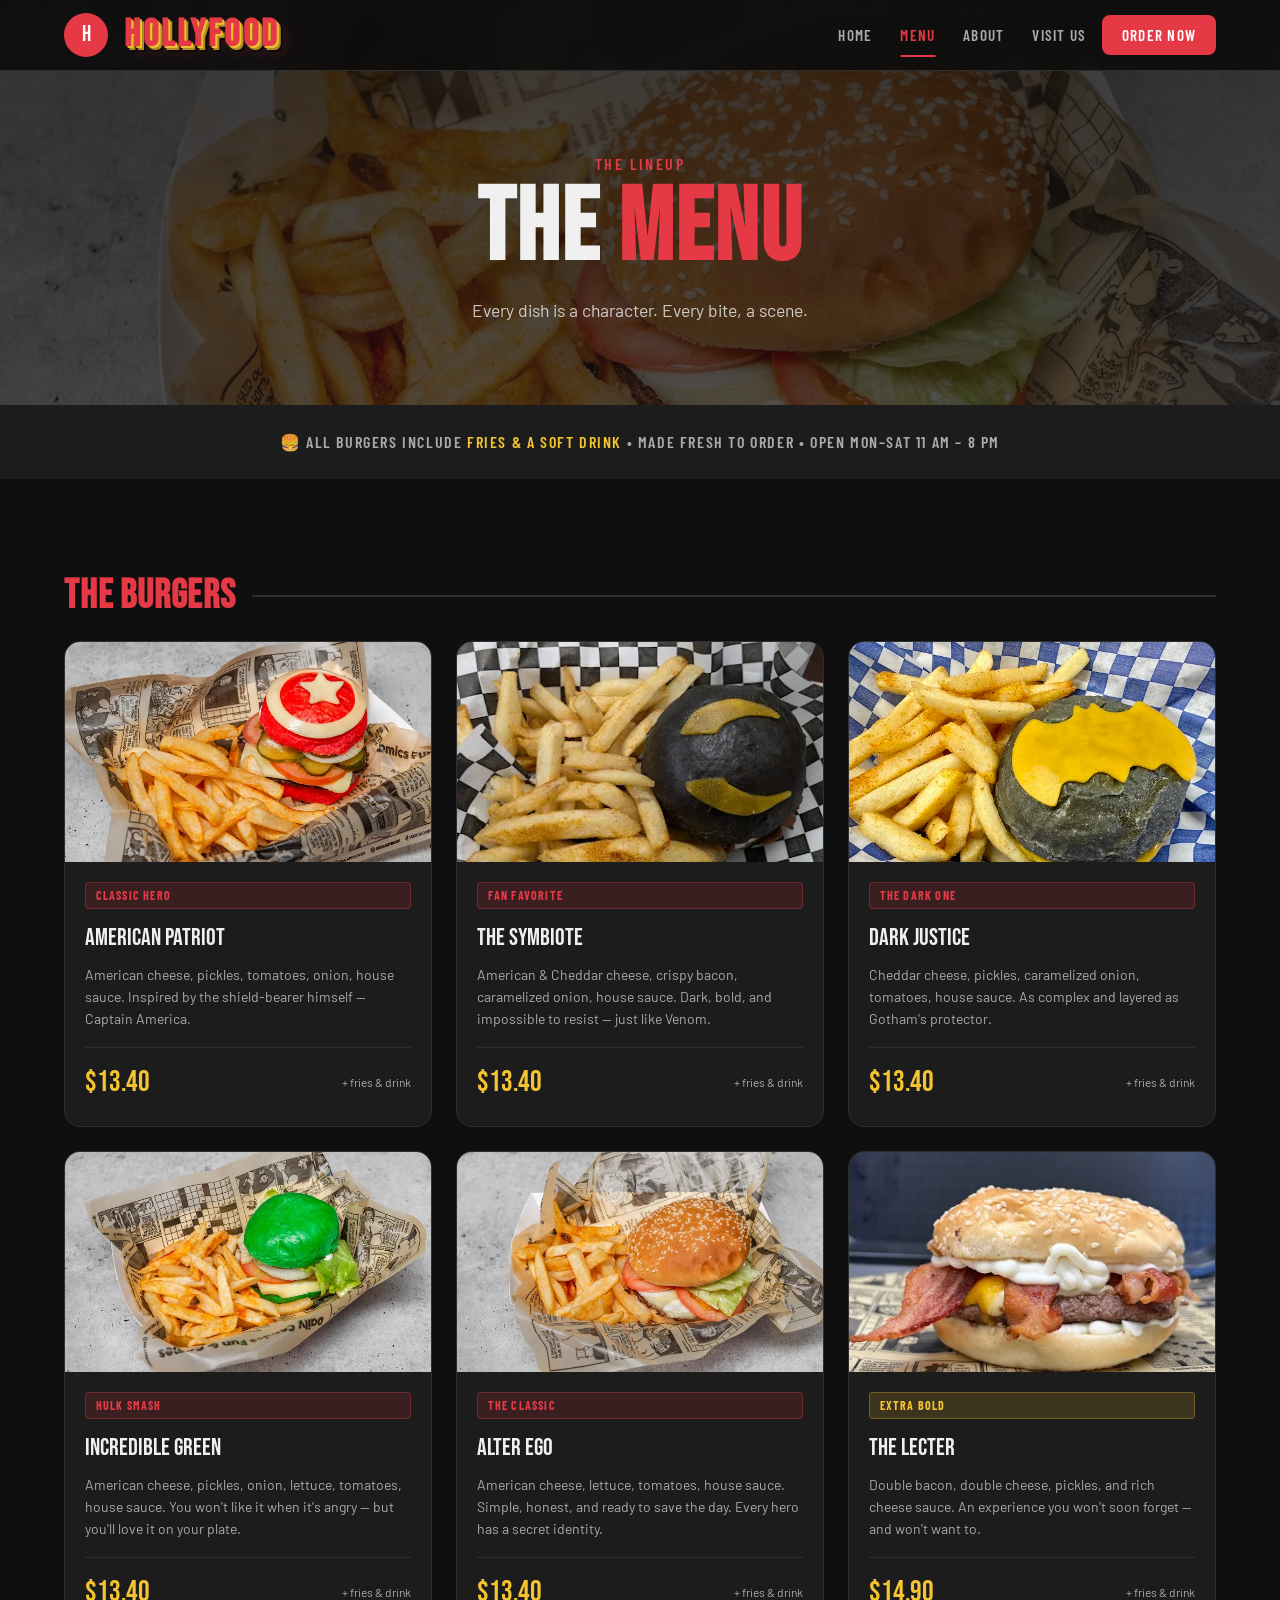
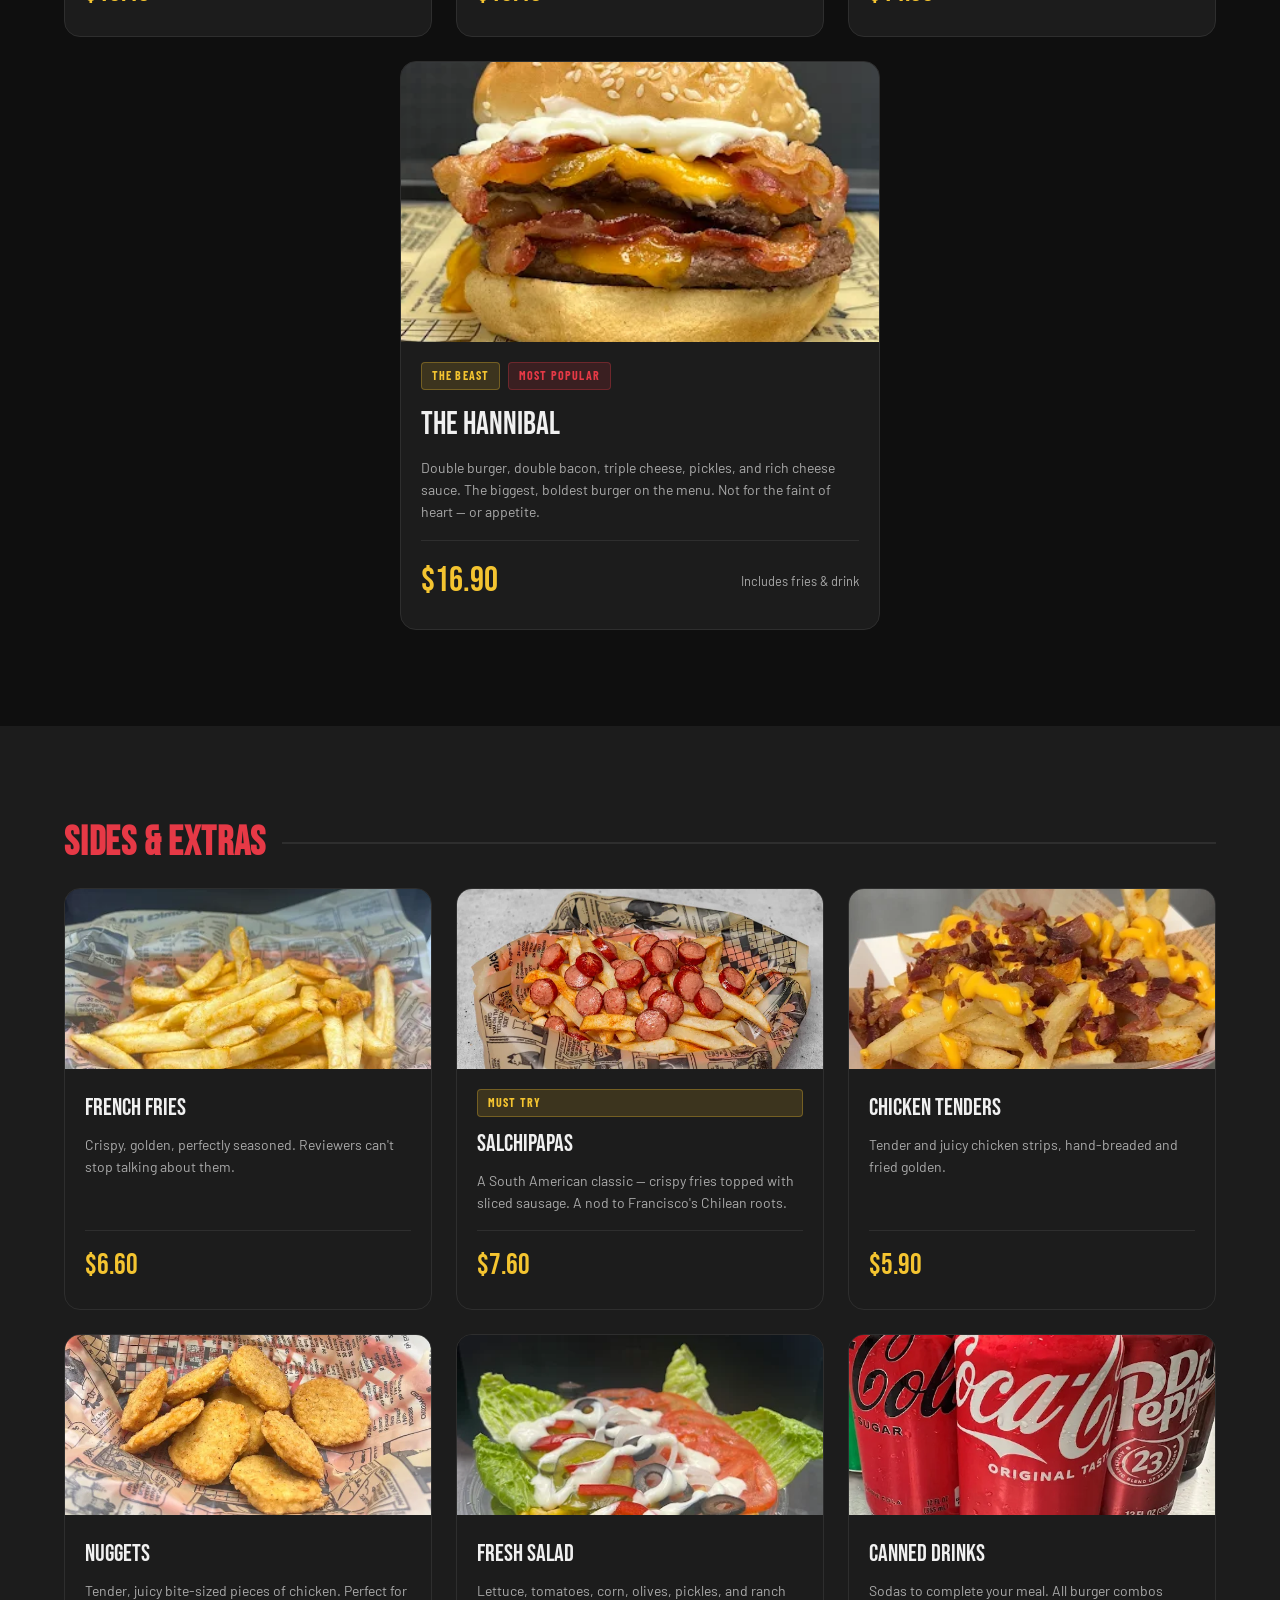
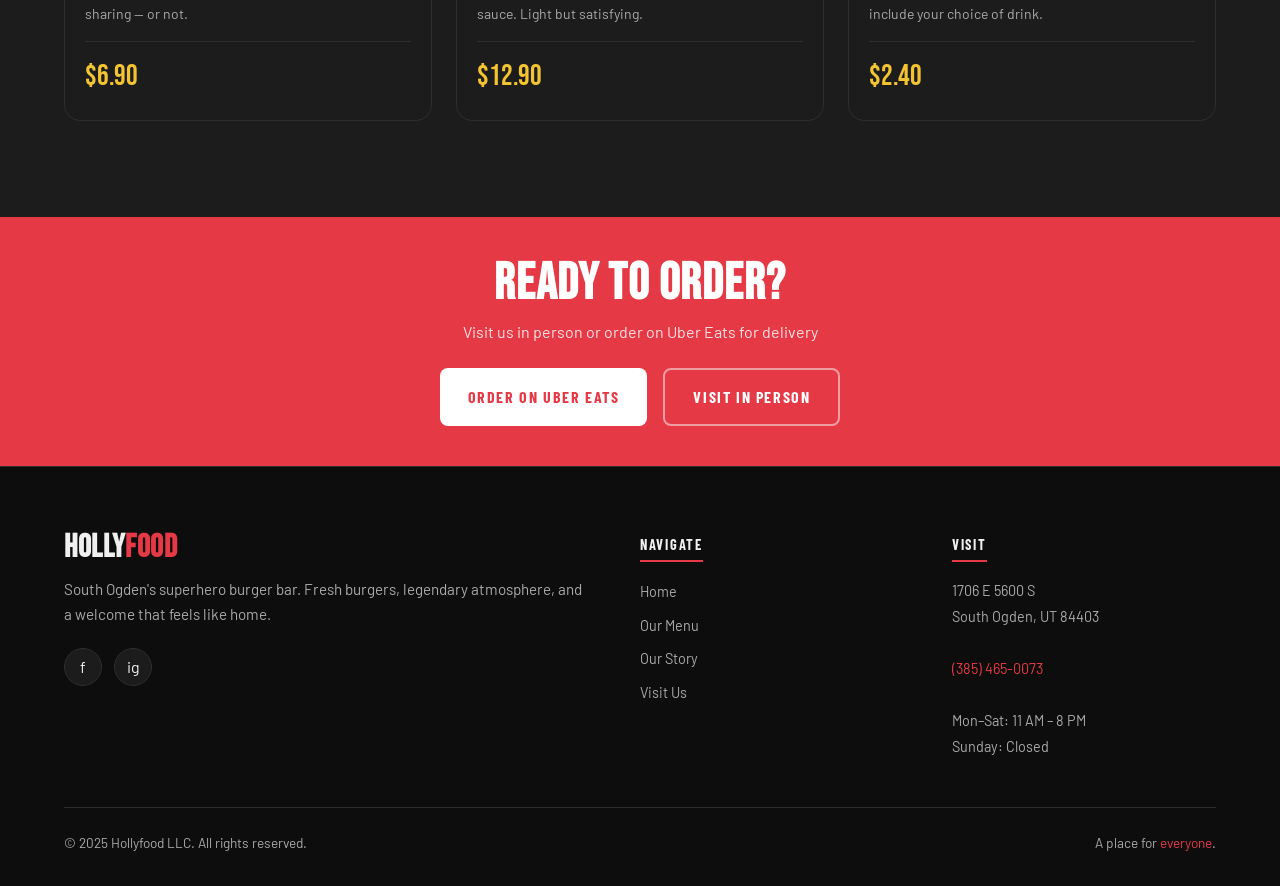
<file: menu.html>
<!DOCTYPE html>
<html lang="en">
<head>
  <meta charset="UTF-8" />
  <meta name="viewport" content="width=device-width, initial-scale=1.0" />
  <title>Menu — Hollyfood | South Ogden's Superhero Burger Bar</title>
  <meta name="description" content="Explore the Hollyfood menu — superhero-named burgers, crispy salchipapas, chicken tenders and more. Every meal includes fries and a drink. South Ogden, UT." />
  <link rel="stylesheet" href="style.css" />
</head>
<body>

  <!-- NAV -->
  <nav id="main-nav">
    <div class="nav-inner">
      <a href="index.html" class="nav-logo" aria-label="Hollyfood Home">
        <div class="nav-logo-icon">H</div>
        <span class="nav-logo-text">Holly<span>food</span></span>
      </a>
      <div class="nav-links">
        <a href="index.html">Home</a>
        <a href="menu.html" class="active">Menu</a>
        <a href="about.html">About</a>
        <a href="visit.html">Visit Us</a>
        <a href="visit.html#order" class="nav-cta">Order Now</a>
      </div>
      <button class="nav-toggle" id="nav-toggle" aria-label="Toggle menu">
        <span></span><span></span><span></span>
      </button>
    </div>
    <div class="nav-mobile" id="nav-mobile">
      <a href="index.html">Home</a>
      <a href="menu.html" class="active">Menu</a>
      <a href="about.html">About</a>
      <a href="visit.html">Visit Us</a>
      <a href="visit.html#order">Order Now</a>
    </div>
  </nav>

  <!-- PAGE HERO -->
  <div class="page-hero">
    <div class="hero-bg" style="background-image: url('images/photo-11.jpg'); background-position: center 40%;"></div>
    <div class="hero-overlay"></div>
    <div class="page-hero-content">
      <span class="subheading">The Lineup</span>
      <h1>The <span class="text-accent">Menu</span></h1>
      <p>Every dish is a character. Every bite, a scene.</p>
    </div>
  </div>

  <!-- MENU INTRO BANNER -->
  <div class="bg-surface" style="padding: 1.5rem 0;">
    <div class="container text-center">
      <p style="font-family: var(--font-subheading); font-size: 1rem; font-weight: 600; letter-spacing: 0.1em; text-transform: uppercase; color: var(--color-text-muted);">
        🍔 All burgers include <span style="color: var(--color-gold);">fries &amp; a soft drink</span> &bull; Made fresh to order &bull; Open Mon–Sat 11 AM – 8 PM
      </p>
    </div>
  </div>

  <!-- BURGERS -->
  <section>
    <div class="container">
      <div class="reveal">
        <h2 class="menu-category-title">The Burgers</h2>
      </div>
      <div class="grid-3">

        <!-- American Patriot -->
        <div class="menu-item-card reveal reveal-delay-1">
          <div class="menu-item-img">
            <img
              src="images/american-patriot.webp"
              alt="American Patriot Burger"
            />
          </div>
          <div class="menu-item-body">
            <div class="tag" style="margin-bottom: 0.6rem;">Classic Hero</div>
            <div class="menu-item-name">American Patriot</div>
            <div class="menu-item-desc">American cheese, pickles, tomatoes, onion, house sauce. Inspired by the shield-bearer himself — Captain America.</div>
            <div class="menu-item-footer">
              <span class="menu-price">$13.40</span>
              <span style="color: var(--color-text-muted); font-size: 0.75rem;">+ fries &amp; drink</span>
            </div>
          </div>
        </div>

        <!-- Symbiote -->
        <div class="menu-item-card reveal reveal-delay-2">
          <div class="menu-item-img">
            <img
              src="images/sybiote-burger.webp"
              alt="The Symbiote Burger"
            />
          </div>
          <div class="menu-item-body">
            <div class="tag" style="margin-bottom: 0.6rem;">Fan Favorite</div>
            <div class="menu-item-name">The Symbiote</div>
            <div class="menu-item-desc">American &amp; Cheddar cheese, crispy bacon, caramelized onion, house sauce. Dark, bold, and impossible to resist — just like Venom.</div>
            <div class="menu-item-footer">
              <span class="menu-price">$13.40</span>
              <span style="color: var(--color-text-muted); font-size: 0.75rem;">+ fries &amp; drink</span>
            </div>
          </div>
        </div>

        <!-- Dark Justice -->
        <div class="menu-item-card reveal reveal-delay-3">
          <div class="menu-item-img">
            <img
              src="images/photo-4.jpg"
              alt="Dark Justice Burger"
            />
          </div>
          <div class="menu-item-body">
            <div class="tag" style="margin-bottom: 0.6rem;">The Dark One</div>
            <div class="menu-item-name">Dark Justice</div>
            <div class="menu-item-desc">Cheddar cheese, pickles, caramelized onion, tomatoes, house sauce. As complex and layered as Gotham's protector.</div>
            <div class="menu-item-footer">
              <span class="menu-price">$13.40</span>
              <span style="color: var(--color-text-muted); font-size: 0.75rem;">+ fries &amp; drink</span>
            </div>
          </div>
        </div>

        <!-- Incredible Green -->
        <div class="menu-item-card reveal reveal-delay-1">
          <div class="menu-item-img">
            <img
              src="images/incredgreen.webp"
              alt="Incredible Green Burger"
            />
          </div>
          <div class="menu-item-body">
            <div class="tag" style="margin-bottom: 0.6rem;">Hulk Smash</div>
            <div class="menu-item-name">Incredible Green</div>
            <div class="menu-item-desc">American cheese, pickles, onion, lettuce, tomatoes, house sauce. You won't like it when it's angry — but you'll love it on your plate.</div>
            <div class="menu-item-footer">
              <span class="menu-price">$13.40</span>
              <span style="color: var(--color-text-muted); font-size: 0.75rem;">+ fries &amp; drink</span>
            </div>
          </div>
        </div>

        <!-- Alter Ego -->
        <div class="menu-item-card reveal reveal-delay-2">
          <div class="menu-item-img">
            <img
              src="images/alter-ego.webp"
              alt="Alter Ego Burger"
            />
          </div>
          <div class="menu-item-body">
            <div class="tag" style="margin-bottom: 0.6rem;">The Classic</div>
            <div class="menu-item-name">Alter Ego</div>
            <div class="menu-item-desc">American cheese, lettuce, tomatoes, house sauce. Simple, honest, and ready to save the day. Every hero has a secret identity.</div>
            <div class="menu-item-footer">
              <span class="menu-price">$13.40</span>
              <span style="color: var(--color-text-muted); font-size: 0.75rem;">+ fries &amp; drink</span>
            </div>
          </div>
        </div>

        <!-- Lecter -->
        <div class="menu-item-card reveal reveal-delay-3">
          <div class="menu-item-img">
            <img
              src="images/thelecter.webp"
              alt="The Lecter Burger"
            />
          </div>
          <div class="menu-item-body">
            <div class="tag tag-gold" style="margin-bottom: 0.6rem;">Extra Bold</div>
            <div class="menu-item-name">The Lecter</div>
            <div class="menu-item-desc">Double bacon, double cheese, pickles, and rich cheese sauce. An experience you won't soon forget — and won't want to.</div>
            <div class="menu-item-footer">
              <span class="menu-price">$14.90</span>
              <span style="color: var(--color-text-muted); font-size: 0.75rem;">+ fries &amp; drink</span>
            </div>
          </div>
        </div>

        <!-- Hannibal — spans full width on small, normal on desktop -->
        <div class="menu-item-card reveal reveal-delay-1" style="grid-column: 1 / -1; max-width: 480px; margin: 0 auto; width: 100%;">
          <div class="menu-item-img" style="height: 280px;">
            <img
              src="images/hannibal.webp"
              alt="The Hannibal — Hollyfood's monster double burger"
            />
          </div>
          <div class="menu-item-body">
            <div style="display: flex; gap: 0.5rem; flex-wrap: wrap; margin-bottom: 0.6rem;">
              <span class="tag tag-gold">The Beast</span>
              <span class="tag">Most Popular</span>
            </div>
            <div class="menu-item-name" style="font-size: 2rem;">The Hannibal</div>
            <div class="menu-item-desc">Double burger, double bacon, triple cheese, pickles, and rich cheese sauce. The biggest, boldest burger on the menu. Not for the faint of heart — or appetite.</div>
            <div class="menu-item-footer">
              <span class="menu-price" style="font-size: 2.2rem;">$16.90</span>
              <span style="color: var(--color-text-muted); font-size: 0.8rem;">Includes fries &amp; drink</span>
            </div>
          </div>
        </div>

      </div>
    </div>
  </section>

  <!-- SIDES & EXTRAS -->
  <section class="bg-surface">
    <div class="container">
      <div class="reveal">
        <h2 class="menu-category-title">Sides &amp; Extras</h2>
      </div>
      <div class="grid-3">

        <div class="menu-item-card reveal reveal-delay-1">
          <div class="menu-item-img" style="height: 180px;">
            <img
              src="images/french-fries.webp"
              alt="French Fries"
            />
          </div>
          <div class="menu-item-body">
            <div class="menu-item-name">French Fries</div>
            <div class="menu-item-desc">Crispy, golden, perfectly seasoned. Reviewers can't stop talking about them.</div>
            <div class="menu-item-footer">
              <span class="menu-price">$6.60</span>
            </div>
          </div>
        </div>

        <div class="menu-item-card reveal reveal-delay-2">
          <div class="menu-item-img" style="height: 180px;">
            <img
              src="images/salchipapas.webp"
              alt="Salchipapas — fries with sausage"
            />
          </div>
          <div class="menu-item-body">
            <div class="tag tag-gold" style="margin-bottom: 0.5rem;">Must Try</div>
            <div class="menu-item-name">Salchipapas</div>
            <div class="menu-item-desc">A South American classic — crispy fries topped with sliced sausage. A nod to Francisco's Chilean roots.</div>
            <div class="menu-item-footer">
              <span class="menu-price">$7.60</span>
            </div>
          </div>
        </div>

        <div class="menu-item-card reveal reveal-delay-3">
          <div class="menu-item-img" style="height: 180px;">
            <img
              src="images/auntymaysfries.webp"
              alt="Chicken Tenders"
            />
          </div>
          <div class="menu-item-body">
            <div class="menu-item-name">Chicken Tenders</div>
            <div class="menu-item-desc">Tender and juicy chicken strips, hand-breaded and fried golden.</div>
            <div class="menu-item-footer">
              <span class="menu-price">$5.90</span>
            </div>
          </div>
        </div>

        <div class="menu-item-card reveal reveal-delay-1">
          <div class="menu-item-img" style="height: 180px;">
            <img
              src="images/nuggets.webp"
              alt="Nuggets"
            />
          </div>
          <div class="menu-item-body">
            <div class="menu-item-name">Nuggets</div>
            <div class="menu-item-desc">Tender, juicy bite-sized pieces of chicken. Perfect for sharing — or not.</div>
            <div class="menu-item-footer">
              <span class="menu-price">$6.90</span>
            </div>
          </div>
        </div>

        <div class="menu-item-card reveal reveal-delay-2">
          <div class="menu-item-img" style="height: 180px;">
            <img
              src="images/salad.webp"
              alt="Garden Salad"
            />
          </div>
          <div class="menu-item-body">
            <div class="menu-item-name">Fresh Salad</div>
            <div class="menu-item-desc">Lettuce, tomatoes, corn, olives, pickles, and ranch sauce. Light but satisfying.</div>
            <div class="menu-item-footer">
              <span class="menu-price">$12.90</span>
            </div>
          </div>
        </div>

        <div class="menu-item-card reveal reveal-delay-3">
          <div class="menu-item-img" style="height: 180px;">
            <img src="images/canneddrinks.webp" alt="Canned Drinks" style="width:100%; height:100%; object-fit:cover;" />
          </div>
          <div class="menu-item-body">
            <div class="menu-item-name">Canned Drinks</div>
            <div class="menu-item-desc">Sodas to complete your meal. All burger combos include your choice of drink.</div>
            <div class="menu-item-footer">
              <span class="menu-price">$2.40</span>
            </div>
          </div>
        </div>

      </div>
    </div>
  </section>

  <!-- ORDER CTA -->
  <div id="order" class="cta-strip reveal">
    <div class="container">
      <h2>Ready to Order?</h2>
      <p>Visit us in person or order on Uber Eats for delivery</p>
      <div style="display: flex; gap: 1rem; justify-content: center; flex-wrap: wrap; margin-top: 1.25rem;">
        <a href="https://www.ubereats.com/store/hollyfood/5KSA_BNISoWY7PL07afsSw" target="_blank" rel="noopener" class="btn" style="background:#fff; color: var(--color-accent);">Order on Uber Eats</a>
        <a href="visit.html" class="btn btn-outline">Visit In Person</a>
      </div>
    </div>
  </div>

  <!-- FOOTER -->
  <footer>
    <div class="container">
      <div class="footer-grid">
        <div class="footer-brand">
          <h3>Holly<span>food</span></h3>
          <p>South Ogden's superhero burger bar. Fresh burgers, legendary atmosphere, and a welcome that feels like home.</p>
          <div class="footer-social">
            <a href="https://www.facebook.com/HollyFood.Utah/" target="_blank" rel="noopener" title="Facebook">f</a>
            <a href="https://www.instagram.com/hollyfoodut/" target="_blank" rel="noopener" title="Instagram">ig</a>
          </div>
        </div>
        <div class="footer-col">
          <h4>Navigate</h4>
          <ul>
            <li><a href="index.html">Home</a></li>
            <li><a href="menu.html">Our Menu</a></li>
            <li><a href="about.html">Our Story</a></li>
            <li><a href="visit.html">Visit Us</a></li>
          </ul>
        </div>
        <div class="footer-col">
          <h4>Visit</h4>
          <address>
            1706 E 5600 S<br />
            South Ogden, UT 84403<br /><br />
            <a href="tel:+13854650073">(385) 465-0073</a><br /><br />
            Mon–Sat: 11 AM – 8 PM<br />
            Sunday: Closed
          </address>
        </div>
      </div>
      <div class="footer-bottom">
        <p>&copy; 2025 Hollyfood LLC. All rights reserved.</p>
        <p>A place for <span style="color: var(--color-accent);">everyone</span>.</p>
      </div>
    </div>
  </footer>

  <script>
    const toggle = document.getElementById('nav-toggle');
    const mobile = document.getElementById('nav-mobile');
    toggle.addEventListener('click', () => {
      toggle.classList.toggle('open');
      mobile.classList.toggle('open');
    });
    window.addEventListener('scroll', () => {
      document.getElementById('main-nav').classList.toggle('scrolled', window.scrollY > 50);
    });
    const observer = new IntersectionObserver((entries) => {
      entries.forEach(e => { if (e.isIntersecting) e.target.classList.add('visible'); });
    }, { threshold: 0.12 });
    document.querySelectorAll('.reveal').forEach(el => observer.observe(el));
  </script>
</body>
</html>
</file>
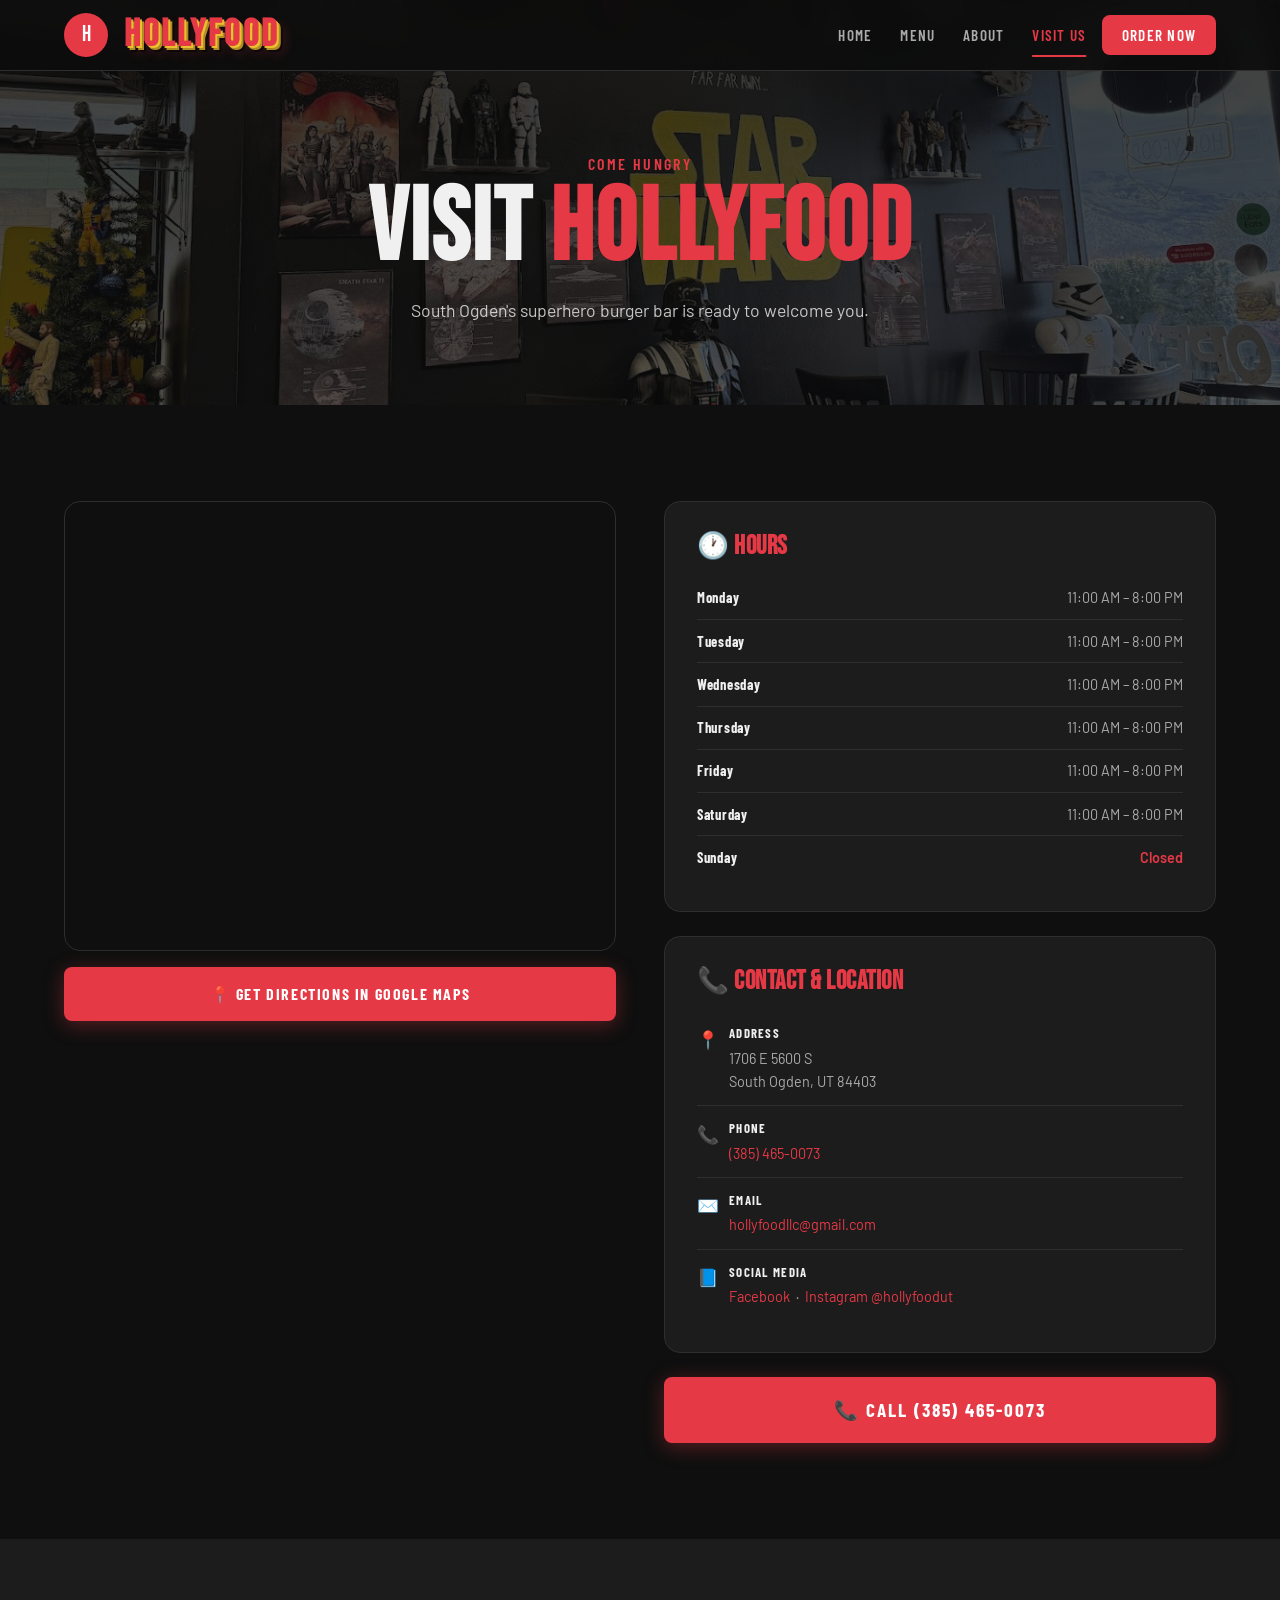
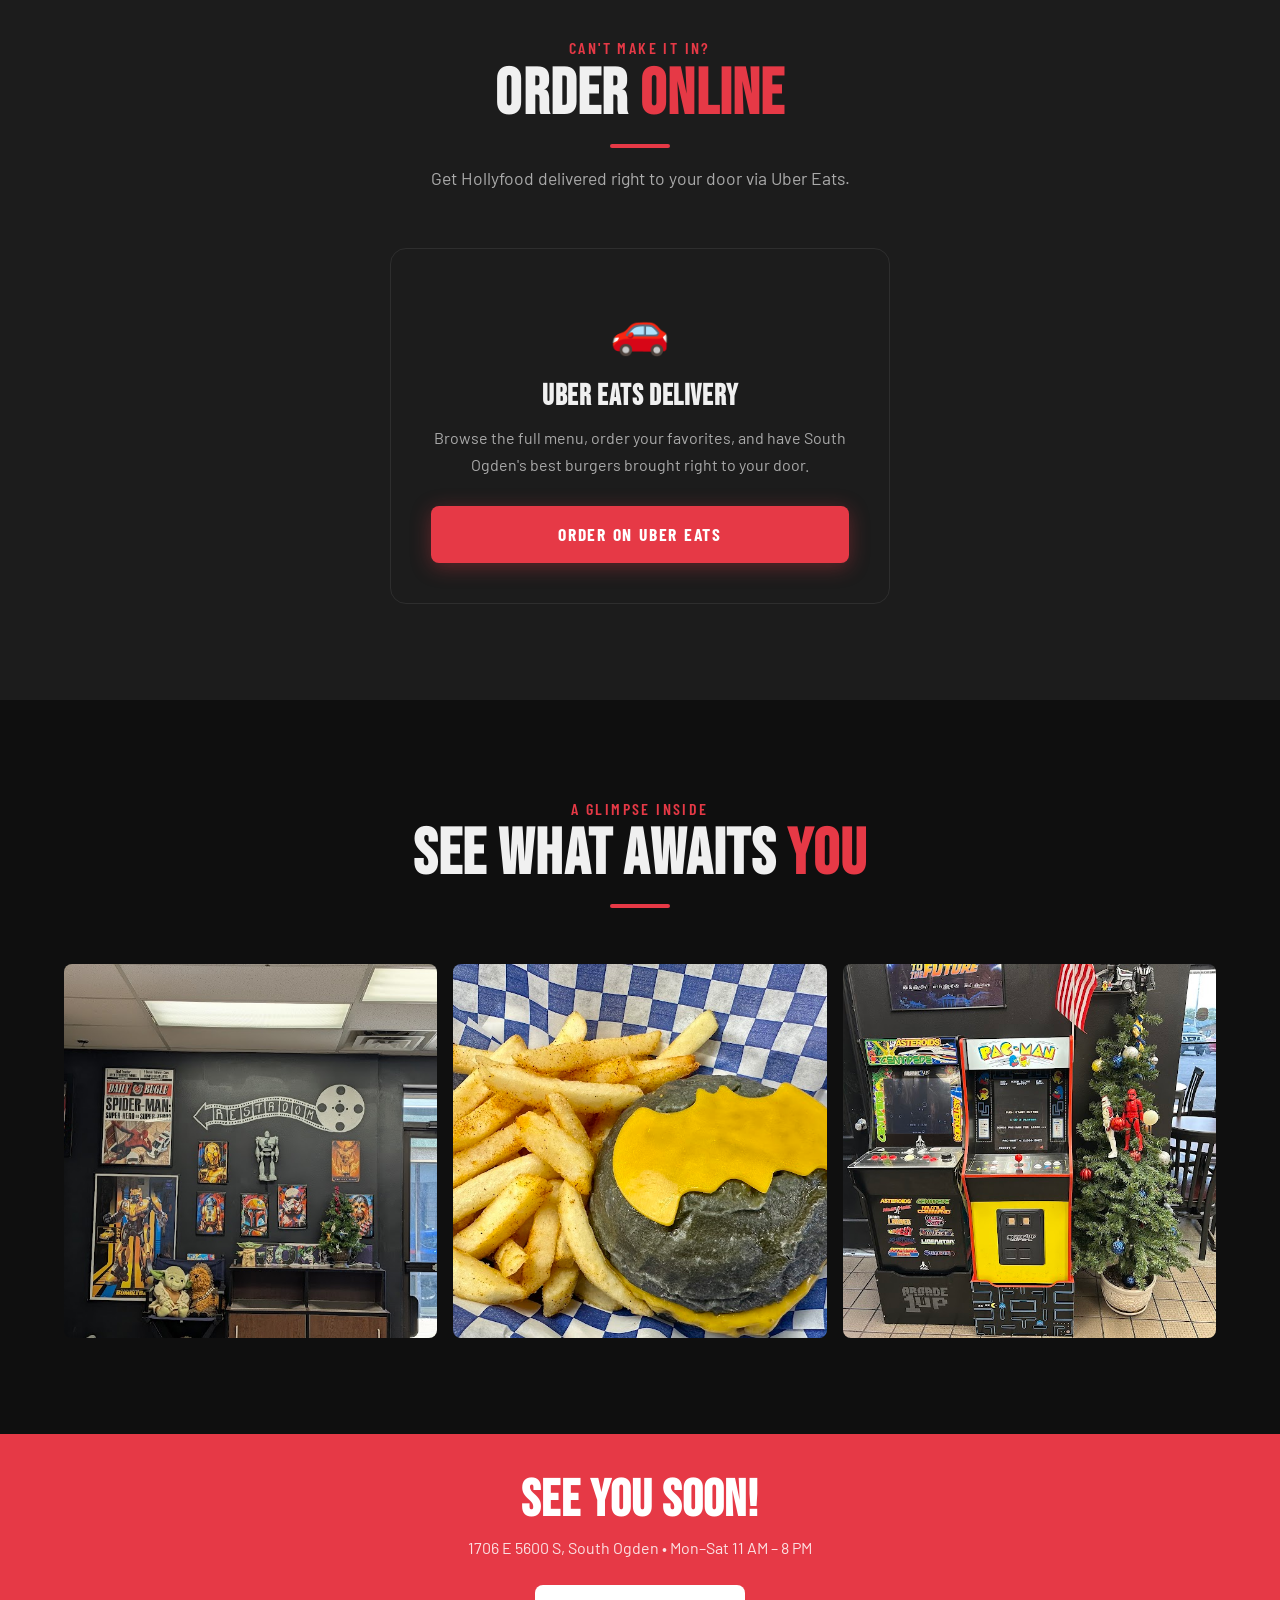
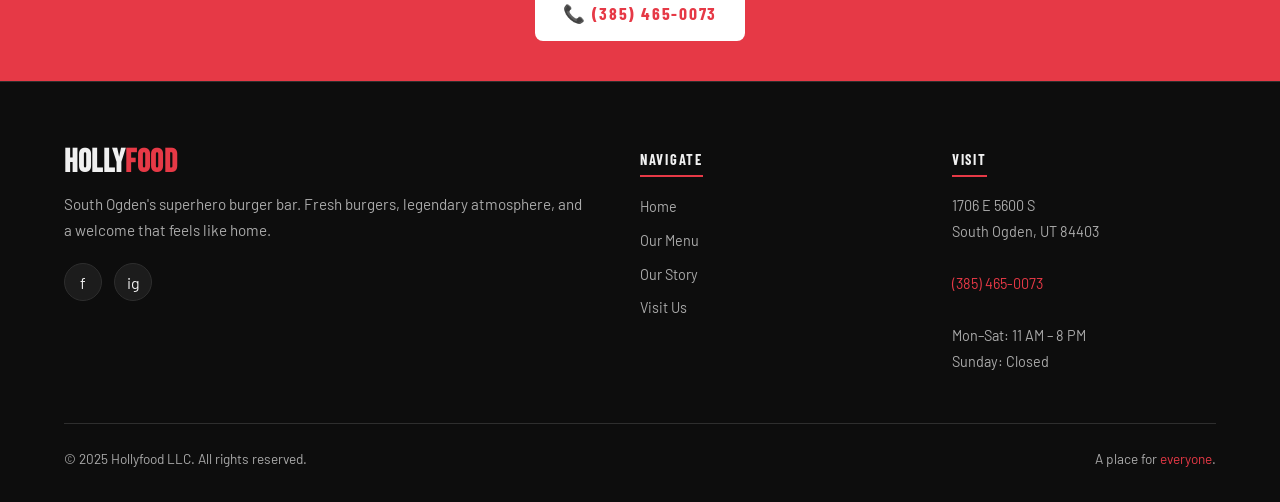
<file: visit.html>
<!DOCTYPE html>
<html lang="en">
<head>
  <meta charset="UTF-8" />
  <meta name="viewport" content="width=device-width, initial-scale=1.0" />
  <title>Visit Us — Hollyfood | 1706 E 5600 S, South Ogden, UT</title>
  <meta name="description" content="Find Hollyfood at 1706 E 5600 S, South Ogden, UT. Open Monday–Saturday 11 AM – 8 PM. Call (385) 465-0073 or order online via Uber Eats." />
  <link rel="stylesheet" href="style.css" />
</head>
<body>

  <!-- NAV -->
  <nav id="main-nav">
    <div class="nav-inner">
      <a href="index.html" class="nav-logo" aria-label="Hollyfood Home">
        <div class="nav-logo-icon">H</div>
        <span class="nav-logo-text">Holly<span>food</span></span>
      </a>
      <div class="nav-links">
        <a href="index.html">Home</a>
        <a href="menu.html">Menu</a>
        <a href="about.html">About</a>
        <a href="visit.html" class="active">Visit Us</a>
        <a href="visit.html#order" class="nav-cta">Order Now</a>
      </div>
      <button class="nav-toggle" id="nav-toggle" aria-label="Toggle menu">
        <span></span><span></span><span></span>
      </button>
    </div>
    <div class="nav-mobile" id="nav-mobile">
      <a href="index.html">Home</a>
      <a href="menu.html">Menu</a>
      <a href="about.html">About</a>
      <a href="visit.html" class="active">Visit Us</a>
      <a href="visit.html#order">Order Now</a>
    </div>
  </nav>

  <!-- PAGE HERO -->
  <div class="page-hero">
    <div class="hero-bg" style="background-image: url('images/photo-18.jpg'); background-position: center 60%;"></div>
    <div class="hero-overlay"></div>
    <div class="page-hero-content">
      <span class="subheading">Come Hungry</span>
      <h1>Visit <span class="text-accent">Hollyfood</span></h1>
      <p>South Ogden's superhero burger bar is ready to welcome you.</p>
    </div>
  </div>

  <!-- MAIN INFO SECTION -->
  <section>
    <div class="container">
      <div class="grid-2" style="gap: 3rem; align-items: flex-start;">

        <!-- MAP -->
        <div class="reveal">
          <div class="map-container" style="height: 450px;">
            <iframe
              src="https://maps.google.com/maps?q=Hollyfood,1706+E+5600+S,South+Ogden,UT+84403&output=embed"
              allowfullscreen
              loading="lazy"
              referrerpolicy="no-referrer-when-downgrade"
              title="Hollyfood Location"
            ></iframe>
          </div>
          <div style="margin-top: 1rem; text-align: center;">
            <a
              href="https://maps.google.com/?q=Hollyfood+1706+E+5600+S+South+Ogden+UT+84403"
              target="_blank"
              rel="noopener"
              class="btn btn-primary"
              style="width: 100%; justify-content: center;"
            >
              📍 Get Directions in Google Maps
            </a>
          </div>
        </div>

        <!-- DETAILS -->
        <div>
          <!-- Hours -->
          <div class="info-box reveal">
            <h3>🕐 Hours</h3>
            <div class="hours-row"><span class="hours-day">Monday</span><span class="hours-time">11:00 AM – 8:00 PM</span></div>
            <div class="hours-row"><span class="hours-day">Tuesday</span><span class="hours-time">11:00 AM – 8:00 PM</span></div>
            <div class="hours-row"><span class="hours-day">Wednesday</span><span class="hours-time">11:00 AM – 8:00 PM</span></div>
            <div class="hours-row"><span class="hours-day">Thursday</span><span class="hours-time">11:00 AM – 8:00 PM</span></div>
            <div class="hours-row"><span class="hours-day">Friday</span><span class="hours-time">11:00 AM – 8:00 PM</span></div>
            <div class="hours-row"><span class="hours-day">Saturday</span><span class="hours-time">11:00 AM – 8:00 PM</span></div>
            <div class="hours-row"><span class="hours-day">Sunday</span><span class="hours-closed">Closed</span></div>
          </div>

          <!-- Contact -->
          <div class="info-box reveal reveal-delay-1" style="margin-top: 1.5rem;">
            <h3>📞 Contact &amp; Location</h3>
            <div class="info-row">
              <div class="info-icon">📍</div>
              <div class="info-content">
                <strong>Address</strong>
                1706 E 5600 S<br />South Ogden, UT 84403
              </div>
            </div>
            <div class="info-row">
              <div class="info-icon">📞</div>
              <div class="info-content">
                <strong>Phone</strong>
                <a href="tel:+13854650073" style="color: var(--color-accent);">(385) 465-0073</a>
              </div>
            </div>
            <div class="info-row">
              <div class="info-icon">✉️</div>
              <div class="info-content">
                <strong>Email</strong>
                <a href="mailto:hollyfoodllc@gmail.com" style="color: var(--color-accent);">hollyfoodllc@gmail.com</a>
              </div>
            </div>
            <div class="info-row">
              <div class="info-icon">📘</div>
              <div class="info-content">
                <strong>Social Media</strong>
                <a href="https://www.facebook.com/HollyFood.Utah/" target="_blank" rel="noopener" style="color: var(--color-accent);">Facebook</a>
                &nbsp;·&nbsp;
                <a href="https://www.instagram.com/hollyfoodut/" target="_blank" rel="noopener" style="color: var(--color-accent);">Instagram @hollyfoodut</a>
              </div>
            </div>
          </div>

          <!-- Phone CTA -->
          <div class="reveal reveal-delay-2" style="margin-top: 1.5rem;">
            <a href="tel:+13854650073" class="btn btn-primary" style="width: 100%; justify-content: center; font-size: 1.2rem; padding: 1.1rem;">
              📞 Call (385) 465-0073
            </a>
          </div>
        </div>
      </div>
    </div>
  </section>

  <!-- ORDER ONLINE -->
  <section id="order" class="bg-surface">
    <div class="container">
      <div class="section-header reveal">
        <span class="subheading">Can't Make It In?</span>
        <h2>Order <span class="text-accent">Online</span></h2>
        <div class="accent-divider"></div>
        <p>Get Hollyfood delivered right to your door via Uber Eats.</p>
      </div>
      <div style="max-width: 500px; margin: 0 auto; text-align: center;" class="reveal">
        <div class="card" style="padding: 2.5rem;">
          <div style="font-size: 3rem; margin-bottom: 1rem;">🚗</div>
          <h3 style="font-size: 1.8rem; margin-bottom: 0.75rem;">Uber Eats Delivery</h3>
          <p style="color: var(--color-text-muted); margin-bottom: 1.75rem; line-height: 1.7;">
            Browse the full menu, order your favorites, and have South Ogden's best burgers brought right to your door.
          </p>
          <a
            href="https://www.ubereats.com/store/hollyfood/5KSA_BNISoWY7PL07afsSw"
            target="_blank"
            rel="noopener"
            class="btn btn-primary"
            style="width: 100%; justify-content: center; font-size: 1.1rem;"
          >
            Order on Uber Eats
          </a>
        </div>
      </div>
    </div>
  </section>

  <!-- GALLERY STRIP -->
  <section>
    <div class="container">
      <div class="section-header reveal">
        <span class="subheading">A Glimpse Inside</span>
        <h2>See What Awaits <span class="text-accent">You</span></h2>
        <div class="accent-divider"></div>
      </div>
      <div class="gallery-grid">
        <div class="gallery-item reveal reveal-delay-1">
          <img
            src="images/photo-19.jpg"
            alt="Hollyfood burgers"
          />
        </div>
        <div class="gallery-item reveal reveal-delay-2">
          <img
            src="images/photo-20.jpg"
            alt="Hollyfood atmosphere"
          />
        </div>
        <div class="gallery-item reveal reveal-delay-3">
          <img
            src="images/photo-9.jpg"
            alt="Hollyfood food"
          />
        </div>
      </div>
    </div>
  </section>

  <!-- FINAL CTA -->
  <div class="cta-strip reveal">
    <div class="container">
      <h2>See You Soon!</h2>
      <p>1706 E 5600 S, South Ogden &bull; Mon–Sat 11 AM – 8 PM</p>
      <div style="margin-top: 1.25rem;">
        <a href="tel:+13854650073" class="btn" style="background:#fff; color: var(--color-accent); font-size: 1.1rem;">📞 (385) 465-0073</a>
      </div>
    </div>
  </div>

  <!-- FOOTER -->
  <footer>
    <div class="container">
      <div class="footer-grid">
        <div class="footer-brand">
          <h3>Holly<span>food</span></h3>
          <p>South Ogden's superhero burger bar. Fresh burgers, legendary atmosphere, and a welcome that feels like home.</p>
          <div class="footer-social">
            <a href="https://www.facebook.com/HollyFood.Utah/" target="_blank" rel="noopener" title="Facebook">f</a>
            <a href="https://www.instagram.com/hollyfoodut/" target="_blank" rel="noopener" title="Instagram">ig</a>
          </div>
        </div>
        <div class="footer-col">
          <h4>Navigate</h4>
          <ul>
            <li><a href="index.html">Home</a></li>
            <li><a href="menu.html">Our Menu</a></li>
            <li><a href="about.html">Our Story</a></li>
            <li><a href="visit.html">Visit Us</a></li>
          </ul>
        </div>
        <div class="footer-col">
          <h4>Visit</h4>
          <address>
            1706 E 5600 S<br />
            South Ogden, UT 84403<br /><br />
            <a href="tel:+13854650073">(385) 465-0073</a><br /><br />
            Mon–Sat: 11 AM – 8 PM<br />
            Sunday: Closed
          </address>
        </div>
      </div>
      <div class="footer-bottom">
        <p>&copy; 2025 Hollyfood LLC. All rights reserved.</p>
        <p>A place for <span style="color: var(--color-accent);">everyone</span>.</p>
      </div>
    </div>
  </footer>

  <script>
    const toggle = document.getElementById('nav-toggle');
    const mobile = document.getElementById('nav-mobile');
    toggle.addEventListener('click', () => {
      toggle.classList.toggle('open');
      mobile.classList.toggle('open');
    });
    window.addEventListener('scroll', () => {
      document.getElementById('main-nav').classList.toggle('scrolled', window.scrollY > 50);
    });
    const observer = new IntersectionObserver((entries) => {
      entries.forEach(e => { if (e.isIntersecting) e.target.classList.add('visible'); });
    }, { threshold: 0.12 });
    document.querySelectorAll('.reveal').forEach(el => observer.observe(el));
  </script>
</body>
</html>
</file>
<file: style.css>
/* ==============================
   HOLLYFOOD — Global Stylesheet
   Cinematic superhero burger joint
   ============================== */

@import url('https://fonts.googleapis.com/css2?family=Bebas+Neue&family=Barlow:wght@400;500;600;700&family=Barlow+Condensed:wght@600;700&display=swap');

:root {
  --color-primary: #0d0d0d;
  --color-secondary: #1a1a2e;
  --color-accent: #e63946;
  --color-gold: #f4c430;
  --color-bg: #0f0f0f;
  --color-surface: #1c1c1c;
  --color-surface2: #242424;
  --color-text: #f0f0f0;
  --color-text-muted: #aaaaaa;
  --color-border: #2e2e2e;
  --font-heading: 'Bebas Neue', sans-serif;
  --font-subheading: 'Barlow Condensed', sans-serif;
  --font-body: 'Barlow', sans-serif;
  --radius: 8px;
  --radius-lg: 16px;
  --shadow: 0 4px 20px rgba(0, 0, 0, 0.4);
  --shadow-lg: 0 12px 40px rgba(0, 0, 0, 0.6);
  --shadow-accent: 0 4px 20px rgba(230, 57, 70, 0.35);
  --transition: all 0.3s ease;
}

/* ===== RESET ===== */
*, *::before, *::after {
  box-sizing: border-box;
  margin: 0;
  padding: 0;
}

html {
  scroll-behavior: smooth;
  font-size: 16px;
}

body {
  font-family: var(--font-body);
  background-color: var(--color-bg);
  color: var(--color-text);
  line-height: 1.6;
  overflow-x: hidden;
}

img {
  max-width: 100%;
  height: auto;
  display: block;
}

a {
  color: inherit;
  text-decoration: none;
}

ul { list-style: none; }

/* ===== TYPOGRAPHY ===== */
h1, h2, h3, h4 {
  font-family: var(--font-heading);
  line-height: 1.05;
  letter-spacing: 0.02em;
}

h1 { font-size: clamp(3rem, 8vw, 7rem); }
h2 { font-size: clamp(2.4rem, 5vw, 4rem); }
h3 { font-size: clamp(1.6rem, 3vw, 2.2rem); }

.subheading {
  font-family: var(--font-subheading);
  font-size: 1rem;
  font-weight: 600;
  letter-spacing: 0.15em;
  text-transform: uppercase;
  color: var(--color-accent);
  margin-bottom: 0.5rem;
}

/* ===== SCROLL REVEAL ===== */
.reveal {
  opacity: 0;
  transform: translateY(30px);
  transition: opacity 0.6s ease, transform 0.6s ease;
}
.reveal.visible {
  opacity: 1;
  transform: translateY(0);
}
.reveal-delay-1 { transition-delay: 0.1s; }
.reveal-delay-2 { transition-delay: 0.2s; }
.reveal-delay-3 { transition-delay: 0.3s; }
.reveal-delay-4 { transition-delay: 0.4s; }

/* ===== NAV ===== */
nav {
  position: fixed;
  top: 0;
  left: 0;
  right: 0;
  z-index: 1000;
  background: rgba(13, 13, 13, 0.9);
  backdrop-filter: blur(12px);
  -webkit-backdrop-filter: blur(12px);
  border-bottom: 1px solid var(--color-border);
  transition: var(--transition);
}

nav.scrolled {
  box-shadow: 0 2px 20px rgba(0, 0, 0, 0.6);
  background: rgba(13, 13, 13, 0.98);
}

.nav-inner {
  max-width: 1200px;
  margin: 0 auto;
  padding: 0 1.5rem;
  height: 70px;
  display: flex;
  align-items: center;
  justify-content: space-between;
}

.nav-logo {
  display: flex;
  align-items: center;
  gap: 1rem;
}

.nav-logo-icon {
  width: 44px;
  height: 44px;
  background: var(--color-accent);
  border-radius: 50%;
  display: flex;
  align-items: center;
  justify-content: center;
  font-family: var(--font-heading);
  font-size: 1.4rem;
  color: #fff;
  flex-shrink: 0;
}

.nav-logo-text {
  font-family: var(--font-heading);
  font-size: 2.4rem;
  letter-spacing: 0.08em;
  color: var(--color-accent);
  font-weight: 700;
  text-shadow: 
    2px 2px 0px rgba(244,196,48,0.9),
    4px 4px 0px rgba(244,196,48,0.7),
    6px 6px 0px rgba(0,0,0,0.5),
    8px 8px 12px rgba(230,57,70,0.2);
  transition: text-shadow 0.3s ease;
}

.nav-logo-text span {
  color: var(--color-accent);
}

.nav-logo-text:hover {
  text-shadow: 
    2px 2px 0px rgba(244,196,48,1),
    4px 4px 0px rgba(244,196,48,0.8),
    6px 6px 0px rgba(0,0,0,0.6),
    8px 8px 16px rgba(230,57,70,0.4);
}

.nav-links {
  display: none;
  gap: 0.25rem;
  align-items: center;
}

.nav-links a {
  font-family: var(--font-subheading);
  font-size: 0.95rem;
  font-weight: 600;
  letter-spacing: 0.08em;
  text-transform: uppercase;
  padding: 0.5rem 0.75rem;
  border-radius: var(--radius);
  color: var(--color-text-muted);
  transition: var(--transition);
  position: relative;
}

.nav-links a::after {
  content: '';
  position: absolute;
  bottom: -2px;
  left: 50%;
  transform: translateX(-50%);
  width: 0;
  height: 2px;
  background: var(--color-accent);
  transition: width 0.3s ease;
}

.nav-links a:hover,
.nav-links a.active {
  color: var(--color-text);
}

.nav-links a:hover::after,
.nav-links a.active::after {
  width: calc(100% - 1.5rem);
}

.nav-links a.active {
  color: var(--color-accent);
}

.nav-cta {
  background: var(--color-accent) !important;
  color: #fff !important;
  padding: 0.5rem 1.25rem !important;
  border-radius: var(--radius) !important;
}

.nav-cta:hover {
  background: #c1121f !important;
}

.nav-cta::after {
  display: none !important;
}

/* Hamburger */
.nav-toggle {
  display: flex;
  flex-direction: column;
  justify-content: center;
  gap: 5px;
  width: 36px;
  height: 36px;
  cursor: pointer;
  background: none;
  border: none;
  padding: 4px;
}

.nav-toggle span {
  display: block;
  width: 100%;
  height: 2px;
  background: var(--color-text);
  transition: var(--transition);
  border-radius: 2px;
}

.nav-toggle.open span:nth-child(1) {
  transform: translateY(7px) rotate(45deg);
}
.nav-toggle.open span:nth-child(2) {
  opacity: 0;
}
.nav-toggle.open span:nth-child(3) {
  transform: translateY(-7px) rotate(-45deg);
}

/* Mobile menu */
.nav-mobile {
  display: none;
  flex-direction: column;
  background: rgba(13, 13, 13, 0.98);
  border-top: 1px solid var(--color-border);
  padding: 1rem 1.5rem 1.5rem;
  gap: 0.25rem;
}

.nav-mobile.open {
  display: flex;
}

.nav-mobile a {
  font-family: var(--font-subheading);
  font-size: 1.1rem;
  font-weight: 600;
  letter-spacing: 0.08em;
  text-transform: uppercase;
  padding: 0.75rem 0;
  border-bottom: 1px solid var(--color-border);
  color: var(--color-text-muted);
  transition: var(--transition);
}

.nav-mobile a:last-child { border-bottom: none; }

.nav-mobile a:hover,
.nav-mobile a.active {
  color: var(--color-accent);
  padding-left: 0.5rem;
}

@media (min-width: 768px) {
  .nav-links { display: flex; }
  .nav-toggle { display: none; }
}

/* ===== HERO ===== */
.hero {
  position: relative;
  min-height: 92vh;
  display: flex;
  align-items: stretch;
  justify-content: center;
  overflow: hidden;
}

.hero-bg {
  position: absolute;
  inset: 0;
  background-size: cover;
  background-position: center;
  background-repeat: no-repeat;
  transform: scale(1.05);
  transition: transform 8s ease;
}

.hero.loaded .hero-bg {
  transform: scale(1);
}

.hero-overlay {
  position: absolute;
  inset: 0;
  /* Dark bands at top and bottom — text sits here. Transparent in the middle so the sign shows. */
  background:
    linear-gradient(to bottom, rgba(0,0,0,0.72) 0%, rgba(0,0,0,0.0) 40%),
    linear-gradient(to top,    rgba(0,0,0,0.75) 0%, rgba(0,0,0,0.0) 45%);
}

.hero-content {
  position: relative;
  z-index: 2;
  display: flex;
  flex-direction: column;
  justify-content: space-between;
  width: 100%;
  max-width: 900px;
  padding: 6rem 1.5rem 3rem; /* top padding clears the fixed nav */
  margin: 0 auto;
}

.hero-card {
  /* No background — the gradient overlay provides the contrast zone */
  background: none;
  border: none;
  backdrop-filter: none;
  -webkit-backdrop-filter: none;
  padding: 0;
  display: block;
  max-width: 700px;
  text-align: left;
}

.hero-card-top { align-self: flex-start; }
.hero-card-bottom { align-self: flex-start; }

.hero-card h1 {
  font-size: clamp(2.4rem, 5vw, 4.5rem);
  margin-bottom: 0;
  text-shadow:
    0 2px 8px rgba(0,0,0,0.95),
    0 4px 24px rgba(0,0,0,0.8);
}

.hero-badge {
  display: inline-block;
  font-family: var(--font-subheading);
  font-size: 0.85rem;
  font-weight: 700;
  letter-spacing: 0.2em;
  text-transform: uppercase;
  color: var(--color-gold);
  background: rgba(244, 196, 48, 0.12);
  border: 1px solid rgba(244, 196, 48, 0.3);
  padding: 0.4rem 1rem;
  border-radius: 100px;
  margin-bottom: 1.25rem;
  animation: fadeInDown 0.8s ease forwards;
}

.hero h1 {
  color: #fff;
  text-shadow: 0 4px 30px rgba(0,0,0,0.8);
  animation: fadeInUp 0.9s ease 0.15s both;
  margin-bottom: 0.5rem;
}

.hero h1 span {
  color: var(--color-accent);
}

.hero-sub {
  font-family: var(--font-subheading);
  font-size: clamp(1.2rem, 2.5vw, 1.7rem);
  font-weight: 600;
  letter-spacing: 0.05em;
  color: rgba(255,255,255,0.95);
  margin-bottom: 0.75rem;
  text-shadow: 0 1px 6px rgba(0,0,0,0.9);
  animation: fadeInUp 0.9s ease 0.25s both;
}

.hero-desc {
  font-size: 1.05rem;
  color: rgba(255,255,255,0.85);
  max-width: 560px;
  margin: 0 0 1.25rem;
  text-shadow: 0 1px 6px rgba(0,0,0,0.9);
  animation: fadeInUp 0.9s ease 0.35s both;
}

.hero-stars {
  color: var(--color-gold);
  font-size: 1.1rem;
  margin-bottom: 0.25rem;
  text-shadow: 0 1px 6px rgba(0,0,0,0.9);
  animation: fadeInUp 0.9s ease 0.4s both;
}

.hero-stars span {
  color: rgba(255,255,255,0.85);
  font-size: 0.9rem;
  font-family: var(--font-body);
  margin-left: 0.5rem;
}

.hero-btns {
  display: flex;
  gap: 1rem;
  justify-content: flex-start;
  flex-wrap: wrap;
  margin-top: 1.25rem;
  animation: fadeInUp 0.9s ease 0.5s both;
}

@keyframes fadeInUp {
  from { opacity: 0; transform: translateY(25px); }
  to { opacity: 1; transform: translateY(0); }
}

@keyframes fadeInDown {
  from { opacity: 0; transform: translateY(-15px); }
  to { opacity: 1; transform: translateY(0); }
}

/* ===== BUTTONS ===== */
.btn {
  display: inline-flex;
  align-items: center;
  gap: 0.5rem;
  font-family: var(--font-subheading);
  font-size: 1rem;
  font-weight: 700;
  letter-spacing: 0.1em;
  text-transform: uppercase;
  padding: 0.875rem 1.75rem;
  border-radius: var(--radius);
  cursor: pointer;
  border: none;
  transition: var(--transition);
}

.btn:hover {
  transform: translateY(-3px);
  box-shadow: 0 8px 25px rgba(0,0,0,0.4);
}

.btn-primary {
  background: var(--color-accent);
  color: #fff;
  box-shadow: var(--shadow-accent);
}

.btn-primary:hover {
  background: #c1121f;
  box-shadow: 0 8px 30px rgba(230, 57, 70, 0.5);
}

.btn-outline {
  background: transparent;
  color: #fff;
  border: 2px solid rgba(255,255,255,0.5);
}

.btn-outline:hover {
  background: rgba(255,255,255,0.1);
  border-color: #fff;
}

.btn-gold {
  background: var(--color-gold);
  color: #000;
}

.btn-gold:hover {
  background: #e0b020;
  filter: brightness(1.05);
}

/* ===== LAYOUT ===== */
.container {
  max-width: 1200px;
  margin: 0 auto;
  padding: 0 1.5rem;
}

section {
  padding: 5rem 0;
}

.section-header {
  text-align: center;
  margin-bottom: 3.5rem;
}

.section-header h2 { margin-bottom: 0.75rem; }

.section-header p {
  color: var(--color-text-muted);
  font-size: 1.1rem;
  max-width: 600px;
  margin: 0 auto;
}

/* ===== CARDS ===== */
.card {
  background: var(--color-surface);
  border: 1px solid var(--color-border);
  border-radius: var(--radius-lg);
  overflow: hidden;
  transition: var(--transition);
}

.card:hover {
  transform: translateY(-6px);
  box-shadow: 0 16px 45px rgba(0, 0, 0, 0.5);
  border-color: var(--color-accent);
}

/* ===== PHOTO CARDS ===== */
.photo-card { overflow: hidden; }
.photo-card img {
  width: 100%;
  height: 100%;
  object-fit: cover;
  transition: transform 0.5s ease;
}
.photo-card:hover img {
  transform: scale(1.06);
}

/* ===== DIVIDER ===== */
.accent-divider {
  width: 60px;
  height: 4px;
  background: var(--color-accent);
  border-radius: 2px;
  margin: 1rem auto;
}

/* ===== GRID HELPERS ===== */
.grid-2 {
  display: grid;
  grid-template-columns: 1fr;
  gap: 1.5rem;
}

.grid-3 {
  display: grid;
  grid-template-columns: 1fr;
  gap: 1.5rem;
}

.grid-4 {
  display: grid;
  grid-template-columns: repeat(2, 1fr);
  gap: 1rem;
}

@media (min-width: 640px) {
  .grid-3 { grid-template-columns: repeat(2, 1fr); }
}

@media (min-width: 768px) {
  .grid-2 { grid-template-columns: repeat(2, 1fr); }
  .grid-3 { grid-template-columns: repeat(3, 1fr); }
  .grid-4 { grid-template-columns: repeat(4, 1fr); }
}

/* ===== BADGES / TAGS ===== */
.tag {
  display: inline-block;
  font-family: var(--font-subheading);
  font-size: 0.75rem;
  font-weight: 700;
  letter-spacing: 0.1em;
  text-transform: uppercase;
  padding: 0.2rem 0.6rem;
  border-radius: 4px;
  background: rgba(230, 57, 70, 0.15);
  color: var(--color-accent);
  border: 1px solid rgba(230, 57, 70, 0.3);
}

.tag-gold {
  background: rgba(244, 196, 48, 0.15);
  color: var(--color-gold);
  border-color: rgba(244, 196, 48, 0.3);
}

/* ===== REVIEW CARD ===== */
.review-card {
  background: var(--color-surface);
  border: 1px solid var(--color-border);
  border-radius: var(--radius-lg);
  padding: 1.75rem;
  transition: var(--transition);
}

.review-card:hover {
  transform: translateY(-4px);
  border-color: var(--color-accent);
  box-shadow: 0 10px 30px rgba(0,0,0,0.4);
}

.review-stars {
  color: var(--color-gold);
  font-size: 1rem;
  margin-bottom: 0.75rem;
}

.review-text {
  font-size: 0.95rem;
  color: var(--color-text-muted);
  line-height: 1.7;
  margin-bottom: 1rem;
  font-style: italic;
}

.review-author {
  font-family: var(--font-subheading);
  font-size: 0.875rem;
  font-weight: 700;
  letter-spacing: 0.05em;
  color: var(--color-text);
}

/* ===== STATS BAR ===== */
.stats-bar {
  background: var(--color-surface);
  border-top: 1px solid var(--color-border);
  border-bottom: 1px solid var(--color-border);
  padding: 2.5rem 0;
}

.stats-grid {
  display: grid;
  grid-template-columns: repeat(2, 1fr);
  gap: 2rem;
  text-align: center;
}

@media (min-width: 768px) {
  .stats-grid { grid-template-columns: repeat(4, 1fr); }
}

.stat-number {
  font-family: var(--font-heading);
  font-size: 3rem;
  color: var(--color-accent);
  line-height: 1;
}

.stat-label {
  font-family: var(--font-subheading);
  font-size: 0.85rem;
  font-weight: 600;
  letter-spacing: 0.1em;
  text-transform: uppercase;
  color: var(--color-text-muted);
  margin-top: 0.4rem;
}

/* ===== FOOTER ===== */
footer {
  background: var(--color-primary);
  border-top: 1px solid var(--color-border);
  padding: 4rem 0 2rem;
}

.footer-grid {
  display: grid;
  grid-template-columns: 1fr;
  gap: 3rem;
  margin-bottom: 3rem;
}

@media (min-width: 768px) {
  .footer-grid { grid-template-columns: 2fr 1fr 1fr; }
}

.footer-brand h3 {
  font-family: var(--font-heading);
  font-size: 2rem;
  color: var(--color-text);
  margin-bottom: 0.75rem;
}

.footer-brand h3 span { color: var(--color-accent); }

.footer-brand p {
  color: var(--color-text-muted);
  font-size: 0.95rem;
  line-height: 1.7;
  margin-bottom: 1.25rem;
}

.footer-social {
  display: flex;
  gap: 0.75rem;
}

.footer-social a {
  width: 38px;
  height: 38px;
  background: var(--color-surface);
  border: 1px solid var(--color-border);
  border-radius: 50%;
  display: flex;
  align-items: center;
  justify-content: center;
  font-size: 1rem;
  transition: var(--transition);
}

.footer-social a:hover {
  background: var(--color-accent);
  border-color: var(--color-accent);
  transform: translateY(-3px);
}

.footer-col h4 {
  font-family: var(--font-subheading);
  font-size: 0.9rem;
  font-weight: 700;
  letter-spacing: 0.12em;
  text-transform: uppercase;
  color: var(--color-text);
  margin-bottom: 1rem;
  padding-bottom: 0.5rem;
  border-bottom: 2px solid var(--color-accent);
  display: inline-block;
}

.footer-col ul li {
  margin-bottom: 0.5rem;
}

.footer-col ul li a {
  color: var(--color-text-muted);
  font-size: 0.9rem;
  transition: var(--transition);
}

.footer-col ul li a:hover {
  color: var(--color-accent);
  padding-left: 0.25rem;
}

.footer-col address {
  font-style: normal;
  color: var(--color-text-muted);
  font-size: 0.9rem;
  line-height: 1.8;
}

.footer-col address a {
  color: var(--color-accent);
  transition: var(--transition);
}

.footer-col address a:hover {
  filter: brightness(1.2);
}

.footer-bottom {
  border-top: 1px solid var(--color-border);
  padding-top: 1.5rem;
  display: flex;
  align-items: center;
  justify-content: space-between;
  flex-wrap: wrap;
  gap: 0.5rem;
}

.footer-bottom p {
  color: var(--color-text-muted);
  font-size: 0.85rem;
}

.footer-bottom a {
  color: var(--color-accent);
  transition: var(--transition);
}

/* ===== SECTION BG VARIANTS ===== */
.bg-surface { background: var(--color-surface); }
.bg-surface2 { background: var(--color-surface2); }

/* ===== MAP EMBED ===== */
.map-container {
  width: 100%;
  height: 400px;
  border-radius: var(--radius-lg);
  overflow: hidden;
  border: 1px solid var(--color-border);
}

.map-container iframe {
  width: 100%;
  height: 100%;
  border: none;
}

/* ===== INFO BOX ===== */
.info-box {
  background: var(--color-surface);
  border: 1px solid var(--color-border);
  border-radius: var(--radius-lg);
  padding: 2rem;
}

.info-box h3 {
  font-family: var(--font-heading);
  font-size: 1.6rem;
  margin-bottom: 1rem;
  color: var(--color-accent);
}

.info-row {
  display: flex;
  gap: 0.75rem;
  padding: 0.75rem 0;
  border-bottom: 1px solid var(--color-border);
  align-items: flex-start;
}

.info-row:last-child { border-bottom: none; }

.info-icon {
  font-size: 1.1rem;
  flex-shrink: 0;
  margin-top: 0.1rem;
  width: 20px;
  text-align: center;
}

.info-content {
  color: var(--color-text-muted);
  font-size: 0.9rem;
  line-height: 1.6;
}

.info-content strong {
  color: var(--color-text);
  display: block;
  font-family: var(--font-subheading);
  font-size: 0.8rem;
  letter-spacing: 0.1em;
  text-transform: uppercase;
  margin-bottom: 0.2rem;
}

/* ===== MENU PAGE ===== */
.menu-category-title {
  font-family: var(--font-heading);
  font-size: 2.5rem;
  color: var(--color-accent);
  margin-bottom: 1.5rem;
  display: flex;
  align-items: center;
  gap: 1rem;
}

.menu-category-title::after {
  content: '';
  flex: 1;
  height: 2px;
  background: var(--color-border);
}

.menu-item-card {
  background: var(--color-surface);
  border: 1px solid var(--color-border);
  border-radius: var(--radius-lg);
  overflow: hidden;
  transition: var(--transition);
  display: flex;
  flex-direction: column;
}

.menu-item-card:hover {
  transform: translateY(-6px);
  border-color: var(--color-accent);
  box-shadow: 0 16px 40px rgba(0,0,0,0.5);
}

.menu-item-img {
  width: 100%;
  height: 220px;
  overflow: hidden;
  position: relative;
}

.menu-item-img img {
  width: 100%;
  height: 100%;
  object-fit: cover;
  transition: transform 0.5s ease;
}

.menu-item-card:hover .menu-item-img img {
  transform: scale(1.07);
}

.menu-item-body {
  padding: 1.25rem;
  flex: 1;
  display: flex;
  flex-direction: column;
}

.menu-item-name {
  font-family: var(--font-heading);
  font-size: 1.5rem;
  color: var(--color-text);
  margin-bottom: 0.4rem;
}

.menu-item-desc {
  color: var(--color-text-muted);
  font-size: 0.875rem;
  line-height: 1.6;
  flex: 1;
}

.menu-item-footer {
  display: flex;
  align-items: center;
  justify-content: space-between;
  margin-top: 1rem;
  padding-top: 0.75rem;
  border-top: 1px solid var(--color-border);
}

.menu-price {
  font-family: var(--font-heading);
  font-size: 1.8rem;
  color: var(--color-gold);
}

/* ===== GALLERY ===== */
.gallery-grid {
  display: grid;
  grid-template-columns: repeat(2, 1fr);
  gap: 0.75rem;
}

@media (min-width: 768px) {
  .gallery-grid { grid-template-columns: repeat(3, 1fr); gap: 1rem; }
}

.gallery-item {
  aspect-ratio: 1;
  overflow: hidden;
  border-radius: var(--radius);
  cursor: pointer;
  position: relative;
}

.gallery-item img {
  width: 100%;
  height: 100%;
  object-fit: cover;
  transition: transform 0.5s ease;
}

.gallery-item:hover img {
  transform: scale(1.08);
}

.gallery-item::after {
  content: '🔍';
  position: absolute;
  inset: 0;
  background: rgba(0,0,0,0.4);
  display: flex;
  align-items: center;
  justify-content: center;
  font-size: 1.5rem;
  opacity: 0;
  transition: opacity 0.3s ease;
}

.gallery-item:hover::after {
  opacity: 1;
}

/* ===== CONTACT FORM ===== */
.contact-form {
  background: var(--color-surface);
  border: 1px solid var(--color-border);
  border-radius: var(--radius-lg);
  padding: 2.5rem;
}

.form-group {
  margin-bottom: 1.25rem;
}

.form-group label {
  display: block;
  font-family: var(--font-subheading);
  font-size: 0.85rem;
  font-weight: 700;
  letter-spacing: 0.08em;
  text-transform: uppercase;
  color: var(--color-text-muted);
  margin-bottom: 0.4rem;
}

.form-group input,
.form-group textarea,
.form-group select {
  width: 100%;
  background: var(--color-bg);
  border: 1px solid var(--color-border);
  border-radius: var(--radius);
  padding: 0.75rem 1rem;
  color: var(--color-text);
  font-family: var(--font-body);
  font-size: 0.95rem;
  transition: var(--transition);
  outline: none;
}

.form-group input:focus,
.form-group textarea:focus,
.form-group select:focus {
  border-color: var(--color-accent);
  box-shadow: 0 0 0 3px rgba(230, 57, 70, 0.15);
}

.form-group textarea { min-height: 140px; resize: vertical; }

/* ===== FEATURE ROW ===== */
.feature-icon {
  font-size: 2.5rem;
  margin-bottom: 1rem;
}

.feature-title {
  font-family: var(--font-heading);
  font-size: 1.4rem;
  margin-bottom: 0.5rem;
}

.feature-text {
  color: var(--color-text-muted);
  font-size: 0.9rem;
  line-height: 1.7;
}

/* ===== HERO SCROLL INDICATOR ===== */
.scroll-indicator {
  position: absolute;
  bottom: 2rem;
  left: 50%;
  transform: translateX(-50%);
  display: flex;
  flex-direction: column;
  align-items: center;
  gap: 0.35rem;
  animation: bounce 2s infinite;
  z-index: 2;
}

.scroll-indicator span {
  font-family: var(--font-subheading);
  font-size: 0.7rem;
  letter-spacing: 0.15em;
  text-transform: uppercase;
  color: rgba(255,255,255,0.5);
}

.scroll-indicator-arrow {
  width: 20px;
  height: 20px;
  border-right: 2px solid rgba(255,255,255,0.4);
  border-bottom: 2px solid rgba(255,255,255,0.4);
  transform: rotate(45deg);
  margin-top: -8px;
}

@keyframes bounce {
  0%, 100% { transform: translateX(-50%) translateY(0); }
  50% { transform: translateX(-50%) translateY(-8px); }
}

/* ===== ABOUT PAGE ===== */
.about-hero {
  min-height: 55vh;
}

.page-hero {
  position: relative;
  min-height: 45vh;
  display: flex;
  align-items: center;
  overflow: hidden;
  padding-top: 70px;
}

.page-hero .hero-overlay {
  background: linear-gradient(
    to bottom,
    rgba(13,13,13,0.8) 0%,
    rgba(13,13,13,0.7) 100%
  );
}

.page-hero-content {
  position: relative;
  z-index: 2;
  padding: 4rem 1.5rem;
  text-align: center;
  max-width: 800px;
  margin: 0 auto;
}

.page-hero h1 {
  animation: fadeInUp 0.8s ease both;
}

.page-hero p {
  font-size: 1.1rem;
  color: rgba(255,255,255,0.75);
  margin-top: 0.75rem;
  animation: fadeInUp 0.8s ease 0.15s both;
}

/* ===== HOURS TABLE ===== */
.hours-row {
  display: flex;
  justify-content: space-between;
  align-items: center;
  padding: 0.6rem 0;
  border-bottom: 1px solid var(--color-border);
  font-size: 0.9rem;
}

.hours-row:last-child { border-bottom: none; }

.hours-day {
  font-family: var(--font-subheading);
  font-weight: 700;
  letter-spacing: 0.05em;
  color: var(--color-text);
}

.hours-time { color: var(--color-text-muted); }

.hours-closed { color: var(--color-accent); font-weight: 600; }

/* ===== FLOATING PHONE CTA ===== */
.cta-strip {
  background: var(--color-accent);
  padding: 2.5rem 0;
  text-align: center;
}

.cta-strip h2 {
  font-size: clamp(2rem, 4vw, 3.5rem);
  color: #fff;
  margin-bottom: 0.5rem;
}

.cta-strip p {
  color: rgba(255,255,255,0.85);
  margin-bottom: 1.5rem;
}

/* ===== UTILITY ===== */
.text-center { text-align: center; }
.text-accent { color: var(--color-accent); }
.text-gold { color: var(--color-gold); }
.text-muted { color: var(--color-text-muted); }
.mt-1 { margin-top: 1rem; }
.mt-2 { margin-top: 2rem; }
.mb-1 { margin-bottom: 1rem; }
.mb-2 { margin-bottom: 2rem; }

/* ===== RESPONSIVE TWEAKS ===== */
@media (min-width: 768px) {
  section { padding: 6rem 0; }
  .hero-content { padding: 6rem 2.5rem 3.5rem; }
}

/* Mobile: widen gradient bands since viewport is shorter */
@media (max-width: 767px) {
  .hero-overlay {
    background:
      linear-gradient(to bottom, rgba(0,0,0,0.80) 0%, rgba(0,0,0,0.0) 45%),
      linear-gradient(to top,    rgba(0,0,0,0.80) 0%, rgba(0,0,0,0.0) 50%);
  }
  .hero-content {
    padding: 5.5rem 1.25rem 2.5rem;
  }
}


/* FACEBOOK FEED SECTION */
.latest-feed {
  background-color: #0f0f0f;
  padding: 5rem 1rem;
  text-align: center;
}

.latest-feed h2 {
  color: #f0f0f0;
  font-family: 'Bebas Neue', sans-serif;
  font-size: 3rem;
  margin-bottom: 0.5rem;
  text-transform: uppercase;
  letter-spacing: 2px;
}

.latest-feed .subtitle {
  color: #aaaaaa;
  font-size: 1.1rem;
  margin-bottom: 2rem;
  font-family: 'Barlow Condensed', sans-serif;
}

.fb-feed-wrapper {
  max-width: 600px;
  margin: 0 auto;
  background: #1a1a2e;
  border-radius: 8px;
  overflow: hidden;
  box-shadow: 0 10px 40px rgba(230, 57, 70, 0.1);
  border: 1px solid #2e2e2e;
}

.fb-feed-wrapper iframe {
  display: block !important;
}

@media (max-width: 768px) {
  .latest-feed h2 {
    font-size: 2rem;
  }
  
  .latest-feed {
    padding: 3rem 1rem;
  }
}
</file>
